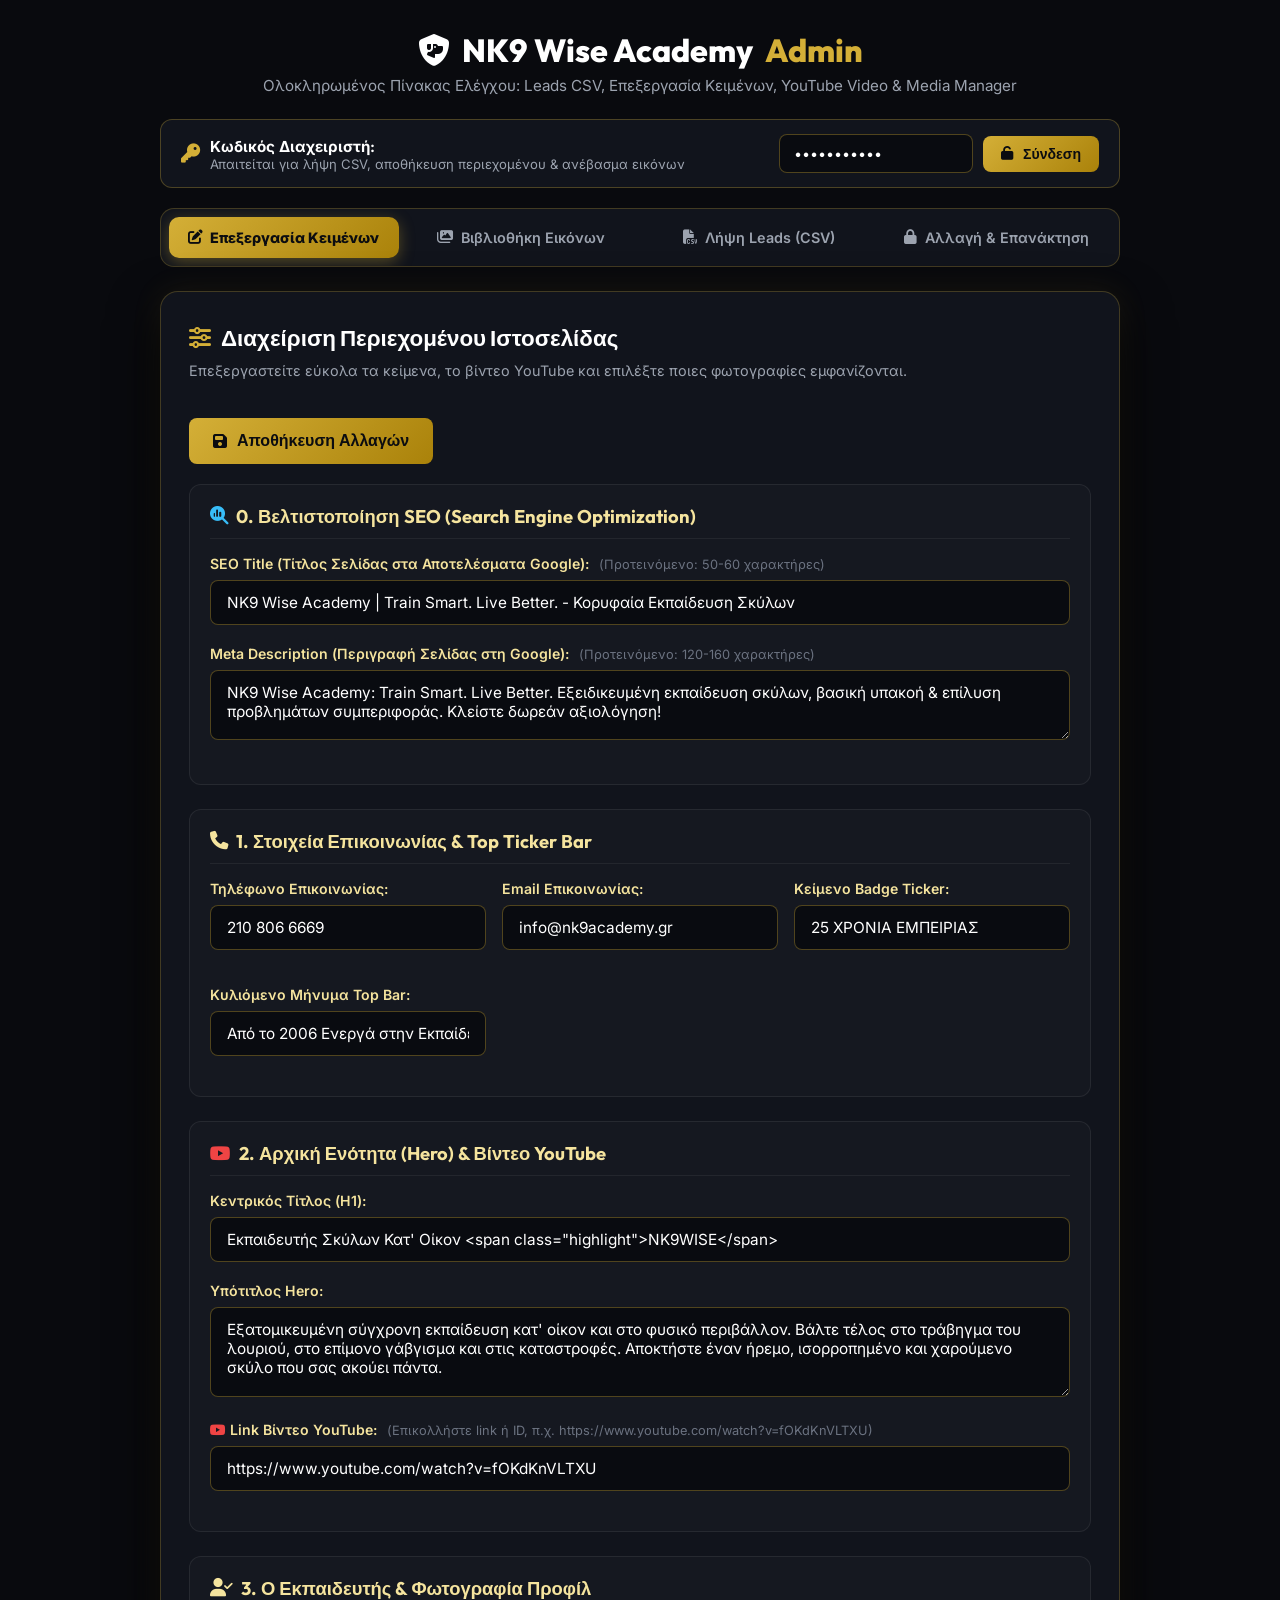
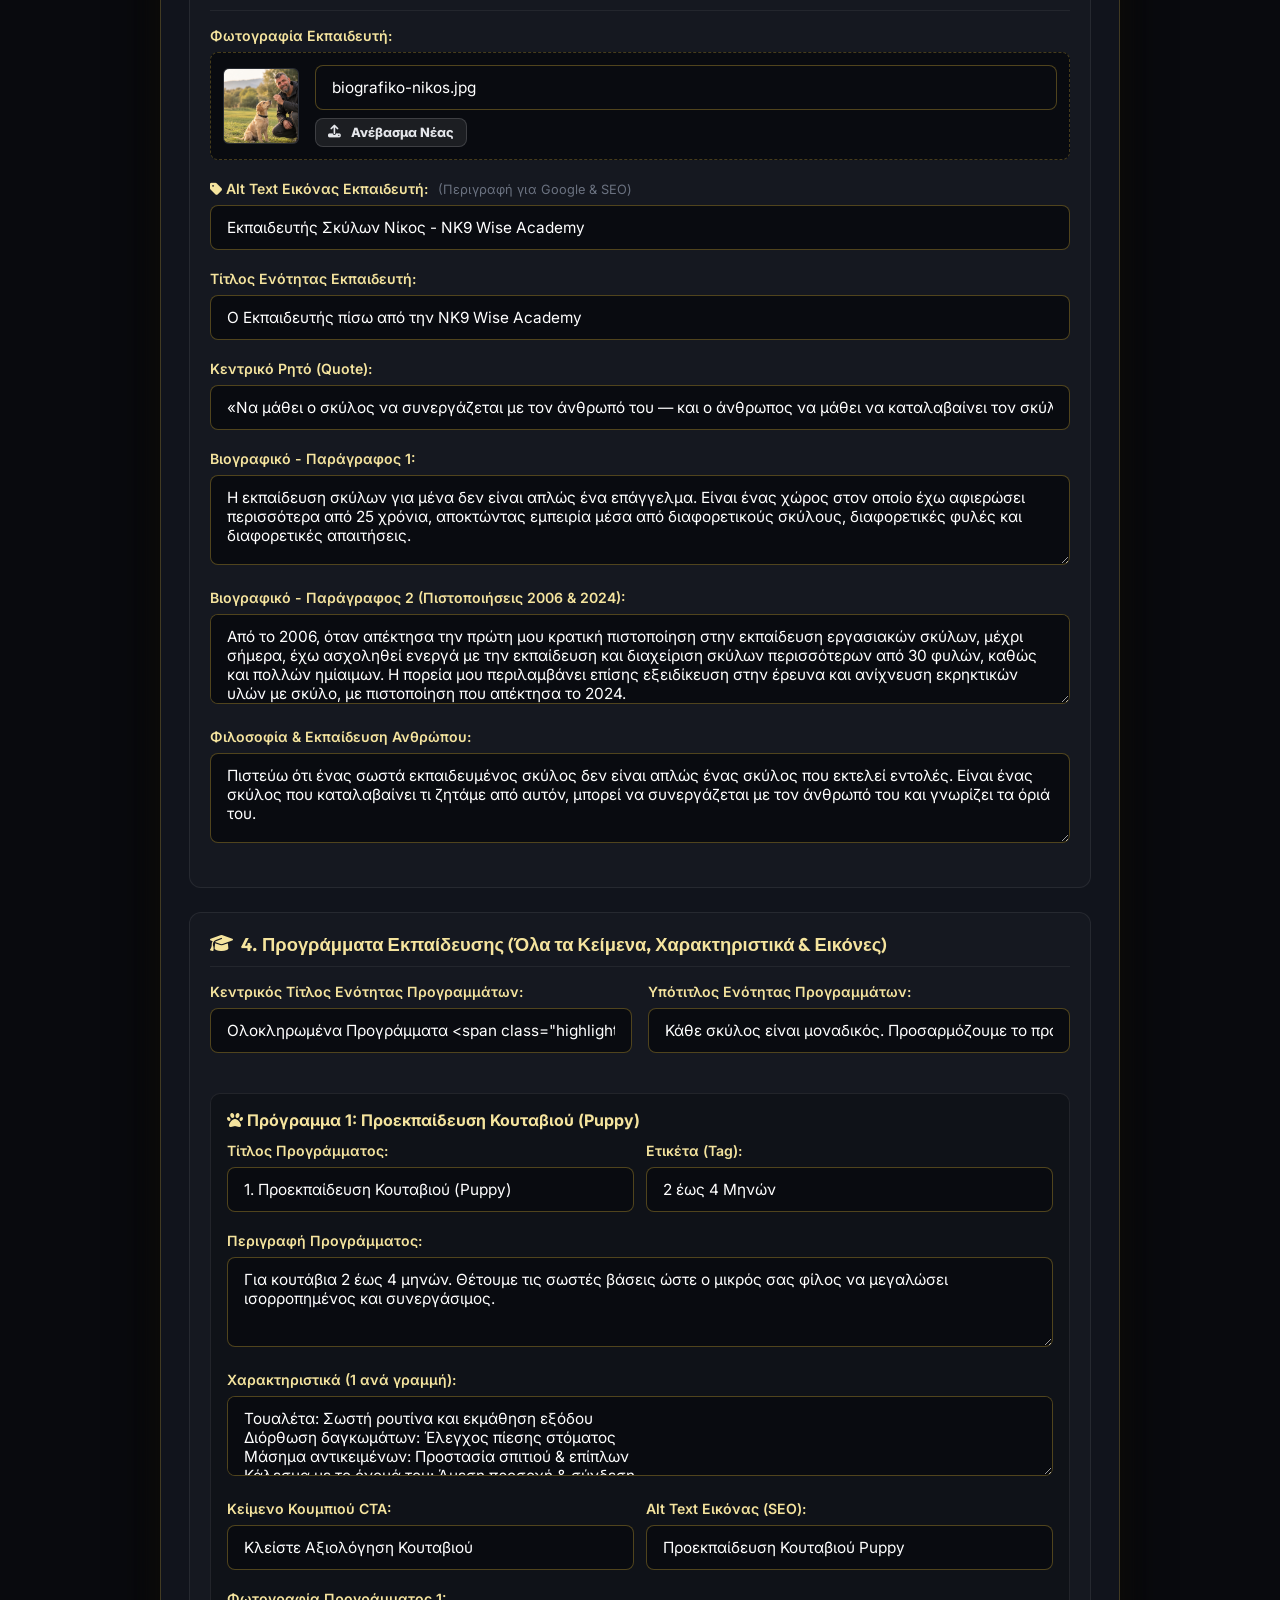
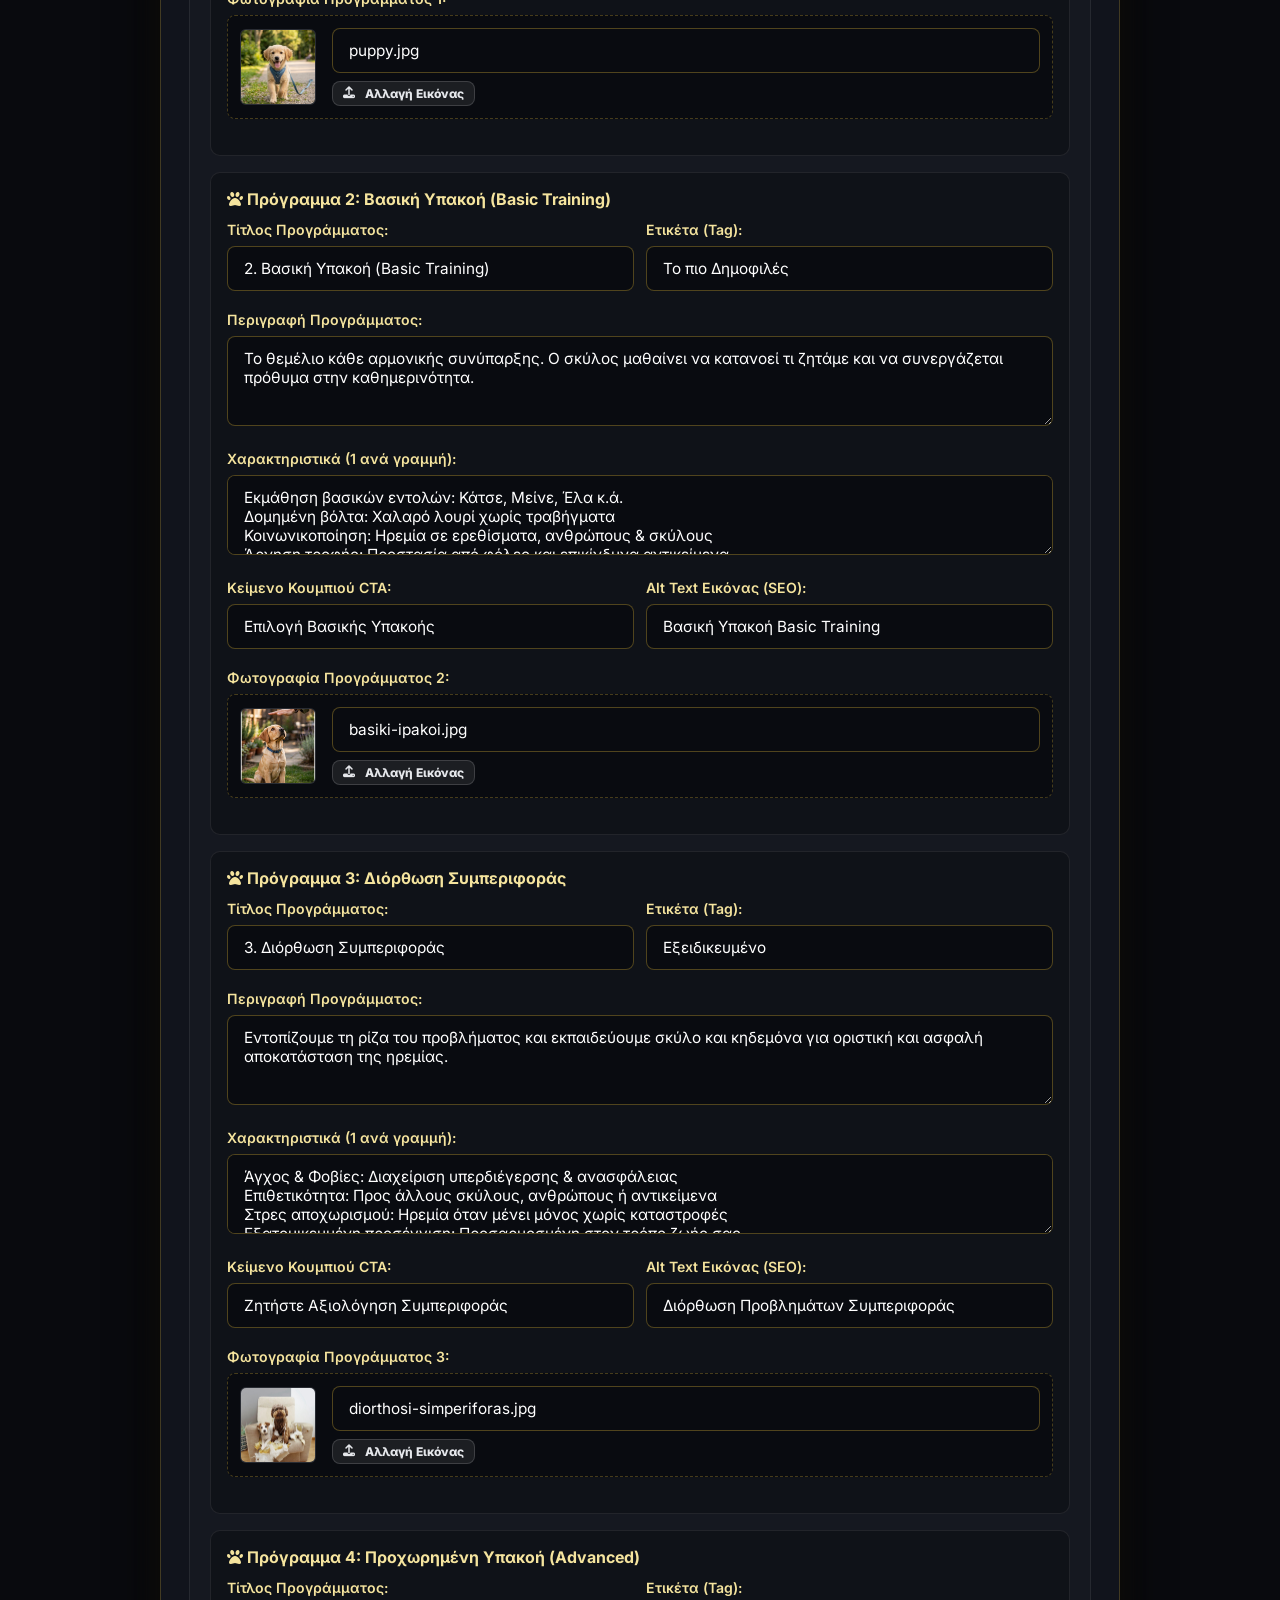
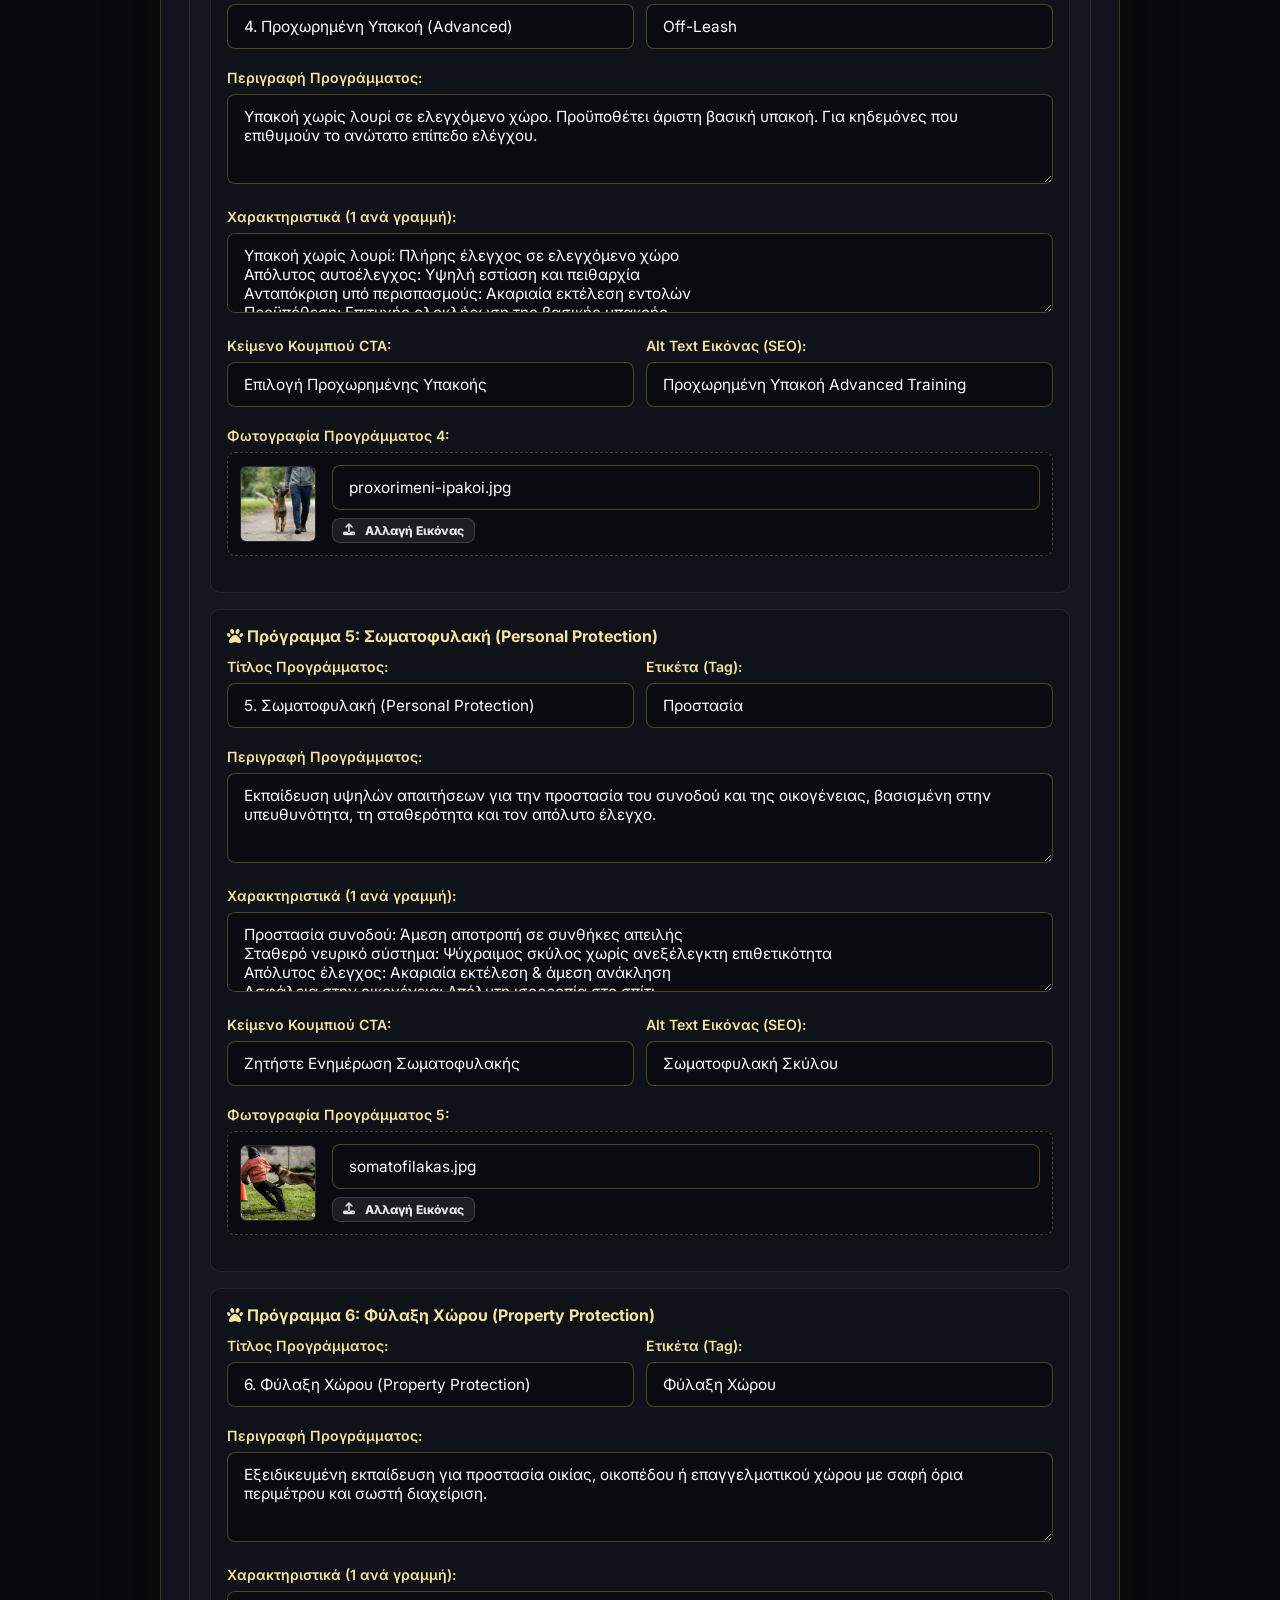
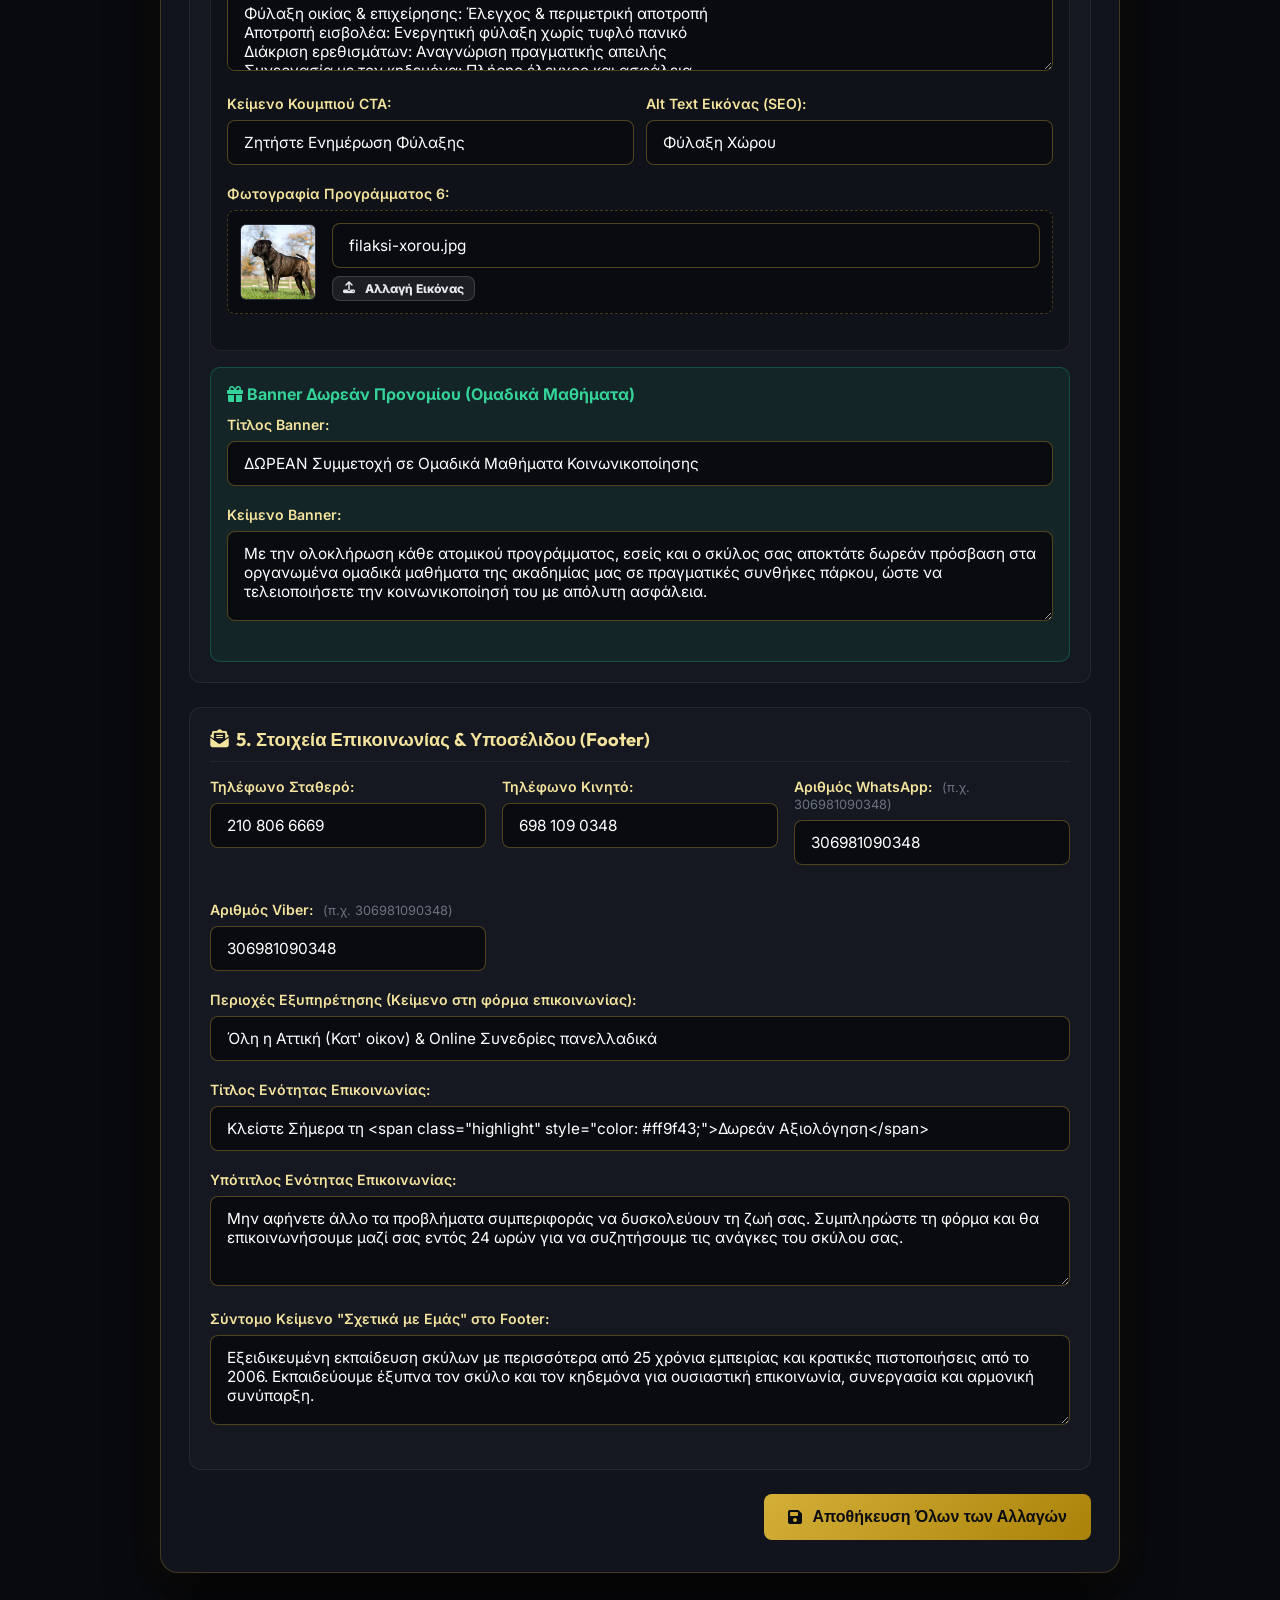
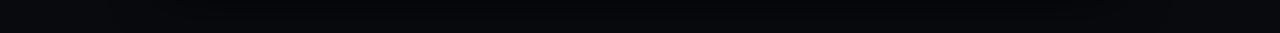
<file: admin-leads.html>
<!DOCTYPE html>
<html lang="el">
<head>
  <meta charset="UTF-8">
  <meta name="viewport" content="width=device-width, initial-scale=1.0">
  <title>Πίνακας Διαχείρισης & CMS | NK9 Wise Academy</title>
  <link rel="preconnect" href="https://fonts.googleapis.com">
  <link rel="preconnect" href="https://fonts.gstatic.com" crossorigin>
  <link href="https://fonts.googleapis.com/css2?family=Inter:wght@400;500;600;700;800&family=Outfit:wght@600;700;800;900&display=swap" rel="stylesheet">
  <link rel="stylesheet" href="https://cdnjs.cloudflare.com/ajax/libs/font-awesome/6.5.1/css/all.min.css">
  <style>
    * { box-sizing: border-box; margin: 0; padding: 0; }
    body {
      background: #090a0e;
      color: #e5e7eb;
      font-family: 'Inter', sans-serif;
      min-height: 100vh;
      display: flex;
      flex-direction: column;
      align-items: center;
      padding: 30px 16px 60px 16px;
    }
    .admin-container {
      max-width: 960px;
      width: 100%;
    }
    .admin-header {
      text-align: center;
      margin-bottom: 24px;
    }
    .admin-header h1 {
      font-family: 'Outfit', sans-serif;
      font-size: 2rem;
      font-weight: 800;
      color: #ffffff;
      display: flex;
      align-items: center;
      justify-content: center;
      gap: 12px;
      margin-bottom: 6px;
    }
    .admin-header h1 span {
      color: #d4af37;
    }
    .admin-header p {
      color: #9ca3af;
      font-size: 0.95rem;
    }

    /* Top Navigation Tabs */
    .admin-nav {
      display: flex;
      gap: 8px;
      background: #11141c;
      padding: 8px;
      border-radius: 14px;
      border: 1px solid rgba(212, 175, 55, 0.25);
      margin-bottom: 24px;
      overflow-x: auto;
    }
    .nav-btn {
      flex: 1;
      min-width: 130px;
      padding: 12px 14px;
      background: transparent;
      border: none;
      color: #9ca3af;
      font-family: 'Inter', sans-serif;
      font-weight: 600;
      font-size: 0.9rem;
      border-radius: 10px;
      cursor: pointer;
      display: flex;
      align-items: center;
      justify-content: center;
      gap: 8px;
      transition: all 0.2s ease;
      white-space: nowrap;
    }
    .nav-btn:hover {
      background: rgba(255, 255, 255, 0.05);
      color: #ffffff;
    }
    .nav-btn.active {
      background: linear-gradient(135deg, #d4af37 0%, #aa820a 100%);
      color: #0b0c10;
      font-weight: 800;
      box-shadow: 0 4px 15px rgba(212, 175, 55, 0.35);
    }

    /* Main Content Card */
    .admin-card {
      background: #11141c;
      border: 1px solid rgba(212, 175, 55, 0.25);
      border-radius: 18px;
      padding: 32px 28px;
      box-shadow: 0 20px 50px rgba(0, 0, 0, 0.85), 0 0 30px rgba(212, 175, 55, 0.1);
      position: relative;
    }

    .section-tab {
      display: none;
    }
    .section-tab.active {
      display: block;
    }

    .tab-title {
      font-family: 'Outfit', sans-serif;
      font-size: 1.4rem;
      font-weight: 700;
      color: #ffffff;
      margin-bottom: 8px;
      display: flex;
      align-items: center;
      gap: 10px;
    }
    .tab-desc {
      color: #9ca3af;
      font-size: 0.9rem;
      margin-bottom: 24px;
      line-height: 1.5;
    }

    .form-group {
      margin-bottom: 20px;
      text-align: left;
    }
    label {
      display: block;
      font-size: 0.88rem;
      font-weight: 600;
      color: #f5e49e;
      margin-bottom: 8px;
    }
    label span.hint {
      color: #6b7280;
      font-weight: 400;
      font-size: 0.8rem;
      margin-left: 6px;
    }
    input[type="text"], input[type="password"], input[type="email"], textarea {
      width: 100%;
      padding: 12px 16px;
      background: #090b10;
      border: 1px solid rgba(212, 175, 55, 0.35);
      border-radius: 8px;
      color: #ffffff;
      font-size: 0.96rem;
      font-family: inherit;
      outline: none;
      transition: all 0.2s ease;
    }
    textarea {
      min-height: 90px;
      resize: vertical;
    }
    input:focus, textarea:focus {
      border-color: #d4af37;
      box-shadow: 0 0 12px rgba(212, 175, 55, 0.35);
    }

    .btn-action {
      display: inline-flex;
      align-items: center;
      justify-content: center;
      gap: 10px;
      padding: 14px 24px;
      background: linear-gradient(135deg, #d4af37 0%, #aa820a 100%);
      color: #0b0c10;
      font-weight: 800;
      font-size: 1rem;
      border: none;
      border-radius: 8px;
      cursor: pointer;
      text-decoration: none;
      transition: all 0.25s ease;
    }
    .btn-action:hover {
      transform: translateY(-2px);
      box-shadow: 0 8px 24px rgba(212, 175, 55, 0.35);
      background: linear-gradient(135deg, #f5e49e 0%, #d4af37 100%);
    }
    .btn-secondary-action {
      background: rgba(255, 255, 255, 0.08);
      color: #e5e7eb;
      border: 1px solid rgba(255, 255, 255, 0.15);
    }
    .btn-secondary-action:hover {
      background: rgba(255, 255, 255, 0.15);
      color: #ffffff;
      box-shadow: none;
    }
    .btn-danger {
      background: rgba(239, 68, 68, 0.2);
      border: 1px solid rgba(239, 68, 68, 0.5);
      color: #f87171;
    }
    .btn-danger:hover {
      background: rgba(239, 68, 68, 0.35);
      color: #ffffff;
    }

    .alert-box {
      padding: 12px 16px;
      border-radius: 8px;
      font-size: 0.9rem;
      margin-bottom: 20px;
      display: none;
      line-height: 1.5;
    }
    .alert-success {
      background: rgba(16, 185, 129, 0.15);
      border: 1px solid rgba(16, 185, 129, 0.4);
      color: #34d399;
    }
    .alert-error {
      background: rgba(239, 68, 68, 0.15);
      border: 1px solid rgba(239, 68, 68, 0.4);
      color: #f87171;
    }

    /* Image Preview & Picker Component */
    .image-picker-wrap {
      display: flex;
      align-items: center;
      gap: 16px;
      background: #090b10;
      padding: 12px;
      border-radius: 8px;
      border: 1px dashed rgba(212, 175, 55, 0.3);
      margin-top: 6px;
    }
    .image-preview-thumb {
      width: 76px;
      height: 76px;
      border-radius: 6px;
      object-fit: cover;
      background: #11141c;
      border: 1px solid rgba(255, 255, 255, 0.1);
      flex-shrink: 0;
    }
    .image-picker-controls {
      flex: 1;
      display: flex;
      flex-direction: column;
      gap: 8px;
    }
    .image-picker-url {
      font-size: 0.82rem;
      color: #9ca3af;
      word-break: break-all;
    }

    /* Media Gallery Grid */
    .media-grid {
      display: grid;
      grid-template-columns: repeat(auto-fill, minmax(180px, 1fr));
      gap: 16px;
      margin-top: 20px;
    }
    .media-card {
      background: #090b10;
      border: 1px solid rgba(255, 255, 255, 0.1);
      border-radius: 10px;
      overflow: hidden;
      display: flex;
      flex-direction: column;
      position: relative;
      transition: all 0.2s ease;
    }
    .media-card:hover {
      border-color: #d4af37;
      transform: translateY(-2px);
    }
    .media-thumb-img {
      width: 100%;
      height: 130px;
      object-fit: cover;
      background: #000;
    }
    .media-info {
      padding: 10px;
      font-size: 0.78rem;
      color: #9ca3af;
      display: flex;
      flex-direction: column;
      gap: 4px;
    }
    .media-name {
      color: #ffffff;
      font-weight: 600;
      white-space: nowrap;
      overflow: hidden;
      text-overflow: ellipsis;
    }
    .media-actions {
      padding: 8px 10px;
      border-top: 1px solid rgba(255, 255, 255, 0.05);
      display: flex;
      justify-content: space-between;
      align-items: center;
      background: rgba(255, 255, 255, 0.02);
    }
    .btn-media-delete {
      background: rgba(239, 68, 68, 0.2);
      border: 1px solid rgba(239, 68, 68, 0.4);
      color: #f87171;
      padding: 4px 8px;
      border-radius: 4px;
      font-size: 0.75rem;
      cursor: pointer;
      display: flex;
      align-items: center;
      gap: 4px;
    }
    .btn-media-delete:hover {
      background: #ef4444;
      color: #fff;
    }
    .btn-media-copy {
      background: rgba(212, 175, 55, 0.15);
      border: 1px solid rgba(212, 175, 55, 0.3);
      color: #f5e49e;
      padding: 4px 8px;
      border-radius: 4px;
      font-size: 0.75rem;
      cursor: pointer;
    }
    .btn-media-copy:hover {
      background: #d4af37;
      color: #000;
    }

    /* Sub-section cards inside Content Editor */
    .sub-section-box {
      background: rgba(255, 255, 255, 0.02);
      border: 1px solid rgba(255, 255, 255, 0.07);
      border-radius: 12px;
      padding: 20px;
      margin-bottom: 24px;
    }
    .sub-section-title {
      font-family: 'Outfit', sans-serif;
      font-size: 1.15rem;
      font-weight: 700;
      color: #f5e49e;
      margin-bottom: 16px;
      display: flex;
      align-items: center;
      gap: 8px;
      border-bottom: 1px solid rgba(255, 255, 255, 0.06);
      padding-bottom: 10px;
    }

    .login-lock-overlay {
      text-align: center;
      padding: 40px 20px;
      max-width: 440px;
      margin: 0 auto;
    }
    .lock-icon {
      font-size: 2.5rem;
      color: #d4af37;
      margin-bottom: 16px;
    }
  </style>
</head>
<body>

  <div class="admin-container">
    <!-- Header -->
    <div class="admin-header">
      <h1><i class="fa-solid fa-shield-dog"></i> NK9 Wise Academy <span>Admin</span></h1>
      <p>Ολοκληρωμένος Πίνακας Ελέγχου: Leads CSV, Επεξεργασία Κειμένων, YouTube Video & Media Manager</p>
    </div>

    <!-- ΕΙΔΟΠΟΙΗΣΗ ΓΙΑ GITHUB ENVIRONMENT -->
    <div id="githubNotice" style="display: none; background: rgba(234, 179, 8, 0.15); border: 1px solid rgba(234, 179, 8, 0.4); border-radius: 10px; padding: 12px 18px; font-size: 0.88rem; color: #fde047; margin-bottom: 20px; text-align: left;">
      <i class="fa-solid fa-circle-info"></i> <strong>Σημείωση:</strong> Βρίσκεστε σε στατικό περιβάλλον (GitHub Pages / Local). Όλες οι δυναμικές λειτουργίες (αποθήκευση, upload εικόνων, CSV, reset) εκτελούνται αυτόματα στον server μόλις ανέβουν στο cPanel.
    </div>

    <!-- GLOBAL ALERT -->
    <div id="globalAlert" class="alert-box"></div>

    <!-- GLOBAL AUTH BAR (Κωδικός Διαχειριστή) -->
    <div style="background: #11141c; border: 1px solid rgba(212, 175, 55, 0.3); border-radius: 12px; padding: 14px 20px; margin-bottom: 20px; display: flex; align-items: center; justify-content: space-between; gap: 16px; flex-wrap: wrap;">
      <div style="display: flex; align-items: center; gap: 10px;">
        <i class="fa-solid fa-key" style="color: #d4af37; font-size: 1.2rem;"></i>
        <div>
          <strong style="color: #ffffff; font-size: 0.95rem;">Κωδικός Διαχειριστή:</strong>
          <span style="font-size: 0.82rem; color: #9ca3af; display: block;">Απαιτείται για λήψη CSV, αποθήκευση περιεχομένου & ανέβασμα εικόνων</span>
        </div>
      </div>
      <div style="display: flex; align-items: center; gap: 10px; flex-grow: 1; max-width: 320px;">
        <input type="password" id="authKey" placeholder="Κωδικός πρόσβασης..." value="nk9wise2026" style="padding: 10px 14px; font-size: 0.9rem;">
        <button type="button" id="btnUnlock" class="btn-action" style="padding: 10px 18px; font-size: 0.88rem; white-space: nowrap;">
          <i class="fa-solid fa-unlock"></i> Σύνδεση
        </button>
      </div>
    </div>

    <!-- Navigation Tabs -->
    <div class="admin-nav">
      <button class="nav-btn active" data-tab="tabContent"><i class="fa-solid fa-pen-to-square"></i> Επεξεργασία Κειμένων</button>
      <button class="nav-btn" data-tab="tabMedia"><i class="fa-solid fa-images"></i> Βιβλιοθήκη Εικόνων</button>
      <button class="nav-btn" data-tab="tabLeads"><i class="fa-solid fa-file-csv"></i> Λήψη Leads (CSV)</button>
      <button class="nav-btn" data-tab="tabPassword"><i class="fa-solid fa-lock"></i> Αλλαγή & Επανάκτηση</button>
    </div>

    <!-- Admin Card -->
    <div class="admin-card">

      <!-- ========================================== -->
      <!-- TAB 1: ΕΠΕΞΕΡΓΑΣΙΑ ΚΕΙΜΕΝΩΝ, VIDEO & ΕΙΚΟΝΩΝ -->
      <!-- ========================================== -->
      <div id="tabContent" class="section-tab active">
        <div style="display: flex; justify-content: space-between; align-items: flex-start; margin-bottom: 20px; flex-wrap: wrap; gap: 12px;">
          <div>
            <h2 class="tab-title"><i class="fa-solid fa-sliders" style="color: #d4af37;"></i> Διαχείριση Περιεχομένου Ιστοσελίδας</h2>
            <p class="tab-desc">Επεξεργαστείτε εύκολα τα κείμενα, το βίντεο YouTube και επιλέξτε ποιες φωτογραφίες εμφανίζονται.</p>
          </div>
          <button type="button" id="btnSaveContentTop" class="btn-action">
            <i class="fa-solid fa-floppy-disk"></i> Αποθήκευση Αλλαγών
          </button>
        </div>

        <form id="contentForm">
          <!-- 0. Ρυθμίσεις SEO & Meta Tags -->
          <div class="sub-section-box">
            <h3 class="sub-section-title"><i class="fa-solid fa-magnifying-glass-chart" style="color: #38bdf8;"></i> 0. Βελτιστοποίηση SEO (Search Engine Optimization)</h3>
            <div class="form-group">
              <label>SEO Title (Τίτλος Σελίδας στα Αποτελέσματα Google): <span class="hint">(Προτεινόμενο: 50-60 χαρακτήρες)</span></label>
              <input type="text" id="cnt_seo_title" value="NK9 Wise Academy | Train Smart. Live Better. - Κορυφαία Εκπαίδευση Σκύλων">
            </div>
            <div class="form-group">
              <label>Meta Description (Περιγραφή Σελίδας στη Google): <span class="hint">(Προτεινόμενο: 120-160 χαρακτήρες)</span></label>
              <textarea id="cnt_seo_desc" style="min-height: 70px;">NK9 Wise Academy: Train Smart. Live Better. Εξειδικευμένη εκπαίδευση σκύλων, βασική υπακοή & επίλυση προβλημάτων συμπεριφοράς. Κλείστε δωρεάν αξιολόγηση!</textarea>
            </div>
          </div>

          <!-- 1. Top Bar & Επικοινωνία -->
          <div class="sub-section-box">
            <h3 class="sub-section-title"><i class="fa-solid fa-phone"></i> 1. Στοιχεία Επικοινωνίας & Top Ticker Bar</h3>
            <div style="display: grid; grid-template-columns: repeat(auto-fit, minmax(260px, 1fr)); gap: 16px;">
              <div class="form-group">
                <label>Τηλέφωνο Επικοινωνίας:</label>
                <input type="text" id="cnt_phone" value="210 806 6669">
              </div>
              <div class="form-group">
                <label>Email Επικοινωνίας:</label>
                <input type="email" id="cnt_email" value="info@nk9academy.gr">
              </div>
              <div class="form-group">
                <label>Κείμενο Badge Ticker:</label>
                <input type="text" id="cnt_top_badge" value="25 ΧΡΟΝΙΑ ΕΜΠΕΙΡΙΑΣ">
              </div>
              <div class="form-group">
                <label>Κυλιόμενο Μήνυμα Top Bar:</label>
                <input type="text" id="cnt_top_text" value="Από το 2006 Ενεργά στην Εκπαίδευση & Διαχείριση Σκύλων">
              </div>
            </div>
          </div>

          <!-- 2. Hero Section & YouTube Video -->
          <div class="sub-section-box">
            <h3 class="sub-section-title"><i class="fa-brands fa-youtube" style="color: #ef4444;"></i> 2. Αρχική Ενότητα (Hero) & Βίντεο YouTube</h3>
            <div class="form-group">
              <label>Κεντρικός Τίτλος (H1):</label>
              <input type="text" id="cnt_hero_title" value="Εκπαιδευτής Σκύλων Κατ' Οίκον NK9WISE">
            </div>
            <div class="form-group">
              <label>Υπότιτλος Hero:</label>
              <textarea id="cnt_hero_subtitle">Εξατομικευμένη σύγχρονη εκπαίδευση κατ' οίκον και στο φυσικό περιβάλλον. Βάλτε τέλος στο τράβηγμα του λουριού, στο επίμονο γάβγισμα και στις καταστροφές. Αποκτήστε έναν ήρεμο, ισορροπημένο και χαρούμενο σκύλο που σας ακούει πάντα.</textarea>
            </div>
            <div class="form-group">
              <label><i class="fa-brands fa-youtube" style="color: #ef4444;"></i> Link Βίντεο YouTube: <span class="hint">(Επικολλήστε link ή ID, π.χ. https://www.youtube.com/watch?v=fOKdKnVLTXU)</span></label>
              <input type="text" id="cnt_hero_yt" value="https://www.youtube.com/watch?v=fOKdKnVLTXU">
            </div>
          </div>

          <!-- 3. Ο Εκπαιδευτής (Βιογραφικό & Εικόνα) -->
          <div class="sub-section-box">
            <h3 class="sub-section-title"><i class="fa-solid fa-user-check"></i> 3. Ο Εκπαιδευτής & Φωτογραφία Προφίλ</h3>
            <div class="form-group">
              <label>Φωτογραφία Εκπαιδευτή:</label>
              <div class="image-picker-wrap">
                <img id="prev_trainer_img" src="biografiko-nikos.jpg" class="image-preview-thumb" alt="Preview">
                <div class="image-picker-controls">
                  <input type="text" id="cnt_trainer_img" value="biografiko-nikos.jpg" placeholder="Διαδρομή εικόνας ή επιλέξτε νέα..." onchange="document.getElementById('prev_trainer_img').src=this.value;">
                  <div style="display: flex; gap: 8px;">
                    <label class="btn-action btn-secondary-action" style="padding: 6px 12px; font-size: 0.8rem; cursor: pointer; margin-bottom: 0;">
                      <i class="fa-solid fa-upload"></i> Ανέβασμα Νέας
                      <input type="file" accept="image/*" style="display: none;" onchange="uploadSingleImage(this, 'cnt_trainer_img', 'prev_trainer_img');">
                    </label>
                  </div>
                </div>
              </div>
            </div>
            <div class="form-group">
              <label><i class="fa-solid fa-tag"></i> Alt Text Εικόνας Εκπαιδευτή: <span class="hint">(Περιγραφή για Google & SEO)</span></label>
              <input type="text" id="cnt_trainer_alt" value="Εκπαιδευτής Σκύλων NK9 Wise Academy">
            </div>
            <div class="form-group">
              <label>Τίτλος Ενότητας Εκπαιδευτή:</label>
              <input type="text" id="cnt_trainer_title" value="Ο Εκπαιδευτής πίσω από την NK9 Wise Academy">
            </div>
            <div class="form-group">
              <label>Κεντρικό Ρητό (Quote):</label>
              <input type="text" id="cnt_trainer_quote" value="«Να μάθει ο σκύλος να συνεργάζεται με τον άνθρωπό του — και ο άνθρωπος να μάθει να καταλαβαίνει τον σκύλο του.»">
            </div>
            <div class="form-group">
              <label>Βιογραφικό - Παράγραφος 1:</label>
              <textarea id="cnt_trainer_bio1">Η εκπαίδευση σκύλων για μένα δεν είναι απλώς ένα επάγγελμα. Είναι ένας χώρος στον οποίο έχω αφιερώσει περισσότερα από 25 χρόνια, αποκτώντας εμπειρία μέσα από διαφορετικούς σκύλους, διαφορετικές φυλές και διαφορετικές απαιτήσεις.</textarea>
            </div>
            <div class="form-group">
              <label>Βιογραφικό - Παράγραφος 2 (Πιστοποιήσεις 2006 & 2024):</label>
              <textarea id="cnt_trainer_bio2">Από το 2006, όταν απέκτησα την πρώτη μου κρατική πιστοποίηση στην εκπαίδευση εργασιακών σκύλων, μέχρι σήμερα, έχω ασχοληθεί ενεργά με την εκπαίδευση και διαχείριση σκύλων περισσότερων από 30 φυλών, καθώς και πολλών ημίαιμων. Η πορεία μου περιλαμβάνει επίσης εξειδίκευση στην έρευνα και ανίχνευση εκρηκτικών υλών με σκύλο, με πιστοποίηση που απέκτησα το 2024.</textarea>
            </div>
            <div class="form-group">
              <label>Φιλοσοφία & Εκπαίδευση Ανθρώπου:</label>
              <textarea id="cnt_trainer_phil">Πιστεύω ότι ένας σωστά εκπαιδευμένος σκύλος δεν είναι απλώς ένας σκύλος που εκτελεί εντολές. Είναι ένας σκύλος που καταλαβαίνει τι ζητάμε από αυτόν, μπορεί να συνεργάζεται με τον άνθρωπό του και γνωρίζει τα όριά του.</textarea>
            </div>
          </div>

          <!-- 4. Προγράμματα Εκπαίδευσης (Κείμενα, Χαρακτηριστικά, Φωτογραφίες & Alt Text) -->
          <div class="sub-section-box">
            <h3 class="sub-section-title"><i class="fa-solid fa-graduation-cap"></i> 4. Προγράμματα Εκπαίδευσης (Όλα τα Κείμενα, Χαρακτηριστικά & Εικόνες)</h3>
            
            <div style="display: grid; grid-template-columns: repeat(auto-fit, minmax(280px, 1fr)); gap: 16px; margin-bottom: 20px;">
              <div class="form-group">
                <label>Κεντρικός Τίτλος Ενότητας Προγραμμάτων:</label>
                <input type="text" id="cnt_prog_header_title" value="Ολοκληρωμένα Προγράμματα <span class=&quot;highlight&quot;>Εκπαίδευσης Σκύλων</span>">
              </div>
              <div class="form-group">
                <label>Υπότιτλος Ενότητας Προγραμμάτων:</label>
                <input type="text" id="cnt_prog_header_desc" value="Κάθε σκύλος είναι μοναδικός. Προσαρμόζουμε το πρόγραμμα στον συγκεκριμένο σκύλο, στον άνθρωπό του και στον τρόπο ζωής τους.">
              </div>
            </div>

            <!-- Program 1 -->
            <div style="background: rgba(0,0,0,0.25); border: 1px solid rgba(255,255,255,0.08); border-radius: 10px; padding: 16px; margin-bottom: 16px;">
              <h4 style="color: #f5e49e; margin-bottom: 12px; font-size: 1rem;"><i class="fa-solid fa-paw"></i> Πρόγραμμα 1: Προεκπαίδευση Κουταβιού (Puppy)</h4>
              <div style="display: grid; grid-template-columns: repeat(auto-fit, minmax(240px, 1fr)); gap: 12px;">
                <div class="form-group">
                  <label>Τίτλος Προγράμματος:</label>
                  <input type="text" id="cnt_prog1_title" value="1. Προεκπαίδευση Κουταβιού (Puppy)">
                </div>
                <div class="form-group">
                  <label>Ετικέτα (Tag):</label>
                  <input type="text" id="cnt_prog1_tag" value="2 έως 4 Μηνών">
                </div>
              </div>
              <div class="form-group">
                <label>Περιγραφή Προγράμματος:</label>
                <textarea id="cnt_prog1_desc">Για κουτάβια 2 έως 4 μηνών. Θέτουμε τις σωστές βάσεις ώστε ο μικρός σας φίλος να μεγαλώσει ισορροπημένος και συνεργάσιμος.</textarea>
              </div>
              <div class="form-group">
                <label>Χαρακτηριστικά (1 ανά γραμμή):</label>
                <textarea id="cnt_prog1_features" style="min-height: 80px;">Τουαλέτα: Σωστή ρουτίνα και εκμάθηση εξόδου&#10;Διόρθωση δαγκωμάτων: Έλεγχος πίεσης στόματος&#10;Μάσημα αντικειμένων: Προστασία σπιτιού & επίπλων&#10;Κάλεσμα με το όνομά του: Άμεση προσοχή & σύνδεση</textarea>
              </div>
              <div style="display: grid; grid-template-columns: repeat(auto-fit, minmax(240px, 1fr)); gap: 12px;">
                <div class="form-group">
                  <label>Κείμενο Κουμπιού CTA:</label>
                  <input type="text" id="cnt_prog1_btn" value="Κλείστε Αξιολόγηση Κουταβιού">
                </div>
                <div class="form-group">
                  <label>Alt Text Εικόνας (SEO):</label>
                  <input type="text" id="cnt_prog1_alt" value="Προεκπαίδευση Κουταβιού Puppy">
                </div>
              </div>
              <div class="form-group">
                <label>Φωτογραφία Προγράμματος 1:</label>
                <div class="image-picker-wrap">
                  <img id="prev_prog1" src="puppy.jpg" class="image-preview-thumb">
                  <div class="image-picker-controls">
                    <input type="text" id="cnt_prog1_img" value="puppy.jpg" onchange="document.getElementById('prev_prog1').src=this.value;">
                    <label class="btn-action btn-secondary-action" style="padding: 4px 10px; font-size: 0.75rem; cursor: pointer; align-self: flex-start; margin: 0;">
                      <i class="fa-solid fa-upload"></i> Αλλαγή Εικόνας
                      <input type="file" accept="image/*" style="display: none;" onchange="uploadSingleImage(this, 'cnt_prog1_img', 'prev_prog1');">
                    </label>
                  </div>
                </div>
              </div>
            </div>

            <!-- Program 2 -->
            <div style="background: rgba(0,0,0,0.25); border: 1px solid rgba(255,255,255,0.08); border-radius: 10px; padding: 16px; margin-bottom: 16px;">
              <h4 style="color: #f5e49e; margin-bottom: 12px; font-size: 1rem;"><i class="fa-solid fa-paw"></i> Πρόγραμμα 2: Βασική Υπακοή (Basic Training)</h4>
              <div style="display: grid; grid-template-columns: repeat(auto-fit, minmax(240px, 1fr)); gap: 12px;">
                <div class="form-group">
                  <label>Τίτλος Προγράμματος:</label>
                  <input type="text" id="cnt_prog2_title" value="2. Βασική Υπακοή (Basic Training)">
                </div>
                <div class="form-group">
                  <label>Ετικέτα (Tag):</label>
                  <input type="text" id="cnt_prog2_tag" value="Το πιο Δημοφιλές">
                </div>
              </div>
              <div class="form-group">
                <label>Περιγραφή Προγράμματος:</label>
                <textarea id="cnt_prog2_desc">Το θεμέλιο κάθε αρμονικής συνύπαρξης. Ο σκύλος μαθαίνει να κατανοεί τι ζητάμε και να συνεργάζεται πρόθυμα στην καθημερινότητα.</textarea>
              </div>
              <div class="form-group">
                <label>Χαρακτηριστικά (1 ανά γραμμή):</label>
                <textarea id="cnt_prog2_features" style="min-height: 80px;">Εκμάθηση βασικών εντολών: Κάτσε, Μείνε, Έλα κ.ά.&#10;Δομημένη βόλτα: Χαλαρό λουρί χωρίς τραβήγματα&#10;Κοινωνικοποίηση: Ηρεμία σε ερεθίσματα, ανθρώπους & σκύλους&#10;Άρνηση τροφής: Προστασία από φόλες και επικίνδυνα αντικείμενα</textarea>
              </div>
              <div style="display: grid; grid-template-columns: repeat(auto-fit, minmax(240px, 1fr)); gap: 12px;">
                <div class="form-group">
                  <label>Κείμενο Κουμπιού CTA:</label>
                  <input type="text" id="cnt_prog2_btn" value="Επιλογή Βασικής Υπακοής">
                </div>
                <div class="form-group">
                  <label>Alt Text Εικόνας (SEO):</label>
                  <input type="text" id="cnt_prog2_alt" value="Βασική Υπακοή Basic Training">
                </div>
              </div>
              <div class="form-group">
                <label>Φωτογραφία Προγράμματος 2:</label>
                <div class="image-picker-wrap">
                  <img id="prev_prog2" src="basiki-ipakoi.jpg" class="image-preview-thumb">
                  <div class="image-picker-controls">
                    <input type="text" id="cnt_prog2_img" value="basiki-ipakoi.jpg" onchange="document.getElementById('prev_prog2').src=this.value;">
                    <label class="btn-action btn-secondary-action" style="padding: 4px 10px; font-size: 0.75rem; cursor: pointer; align-self: flex-start; margin: 0;">
                      <i class="fa-solid fa-upload"></i> Αλλαγή Εικόνας
                      <input type="file" accept="image/*" style="display: none;" onchange="uploadSingleImage(this, 'cnt_prog2_img', 'prev_prog2');">
                    </label>
                  </div>
                </div>
              </div>
            </div>

            <!-- Program 3 -->
            <div style="background: rgba(0,0,0,0.25); border: 1px solid rgba(255,255,255,0.08); border-radius: 10px; padding: 16px; margin-bottom: 16px;">
              <h4 style="color: #f5e49e; margin-bottom: 12px; font-size: 1rem;"><i class="fa-solid fa-paw"></i> Πρόγραμμα 3: Διόρθωση Συμπεριφοράς</h4>
              <div style="display: grid; grid-template-columns: repeat(auto-fit, minmax(240px, 1fr)); gap: 12px;">
                <div class="form-group">
                  <label>Τίτλος Προγράμματος:</label>
                  <input type="text" id="cnt_prog3_title" value="3. Διόρθωση Συμπεριφοράς">
                </div>
                <div class="form-group">
                  <label>Ετικέτα (Tag):</label>
                  <input type="text" id="cnt_prog3_tag" value="Εξειδικευμένο">
                </div>
              </div>
              <div class="form-group">
                <label>Περιγραφή Προγράμματος:</label>
                <textarea id="cnt_prog3_desc">Εντοπίζουμε τη ρίζα του προβλήματος και εκπαιδεύουμε σκύλο και κηδεμόνα για οριστική και ασφαλή αποκατάσταση της ηρεμίας.</textarea>
              </div>
              <div class="form-group">
                <label>Χαρακτηριστικά (1 ανά γραμμή):</label>
                <textarea id="cnt_prog3_features" style="min-height: 80px;">Άγχος & Φοβίες: Διαχείριση υπερδιέγερσης & ανασφάλειας&#10;Επιθετικότητα: Προς άλλους σκύλους, ανθρώπους ή αντικείμενα&#10;Στρες αποχωρισμού: Ηρεμία όταν μένει μόνος χωρίς καταστροφές&#10;Εξατομικευμένη προσέγγιση: Προσαρμοσμένη στον τρόπο ζωής σας</textarea>
              </div>
              <div style="display: grid; grid-template-columns: repeat(auto-fit, minmax(240px, 1fr)); gap: 12px;">
                <div class="form-group">
                  <label>Κείμενο Κουμπιού CTA:</label>
                  <input type="text" id="cnt_prog3_btn" value="Ζητήστε Αξιολόγηση Συμπεριφοράς">
                </div>
                <div class="form-group">
                  <label>Alt Text Εικόνας (SEO):</label>
                  <input type="text" id="cnt_prog3_alt" value="Διόρθωση Προβλημάτων Συμπεριφοράς">
                </div>
              </div>
              <div class="form-group">
                <label>Φωτογραφία Προγράμματος 3:</label>
                <div class="image-picker-wrap">
                  <img id="prev_prog3" src="diorthosi-simperiforas.jpg" class="image-preview-thumb">
                  <div class="image-picker-controls">
                    <input type="text" id="cnt_prog3_img" value="diorthosi-simperiforas.jpg" onchange="document.getElementById('prev_prog3').src=this.value;">
                    <label class="btn-action btn-secondary-action" style="padding: 4px 10px; font-size: 0.75rem; cursor: pointer; align-self: flex-start; margin: 0;">
                      <i class="fa-solid fa-upload"></i> Αλλαγή Εικόνας
                      <input type="file" accept="image/*" style="display: none;" onchange="uploadSingleImage(this, 'cnt_prog3_img', 'prev_prog3');">
                    </label>
                  </div>
                </div>
              </div>
            </div>

            <!-- Program 4 -->
            <div style="background: rgba(0,0,0,0.25); border: 1px solid rgba(255,255,255,0.08); border-radius: 10px; padding: 16px; margin-bottom: 16px;">
              <h4 style="color: #f5e49e; margin-bottom: 12px; font-size: 1rem;"><i class="fa-solid fa-paw"></i> Πρόγραμμα 4: Προχωρημένη Υπακοή (Advanced)</h4>
              <div style="display: grid; grid-template-columns: repeat(auto-fit, minmax(240px, 1fr)); gap: 12px;">
                <div class="form-group">
                  <label>Τίτλος Προγράμματος:</label>
                  <input type="text" id="cnt_prog4_title" value="4. Προχωρημένη Υπακοή (Advanced)">
                </div>
                <div class="form-group">
                  <label>Ετικέτα (Tag):</label>
                  <input type="text" id="cnt_prog4_tag" value="Off-Leash">
                </div>
              </div>
              <div class="form-group">
                <label>Περιγραφή Προγράμματος:</label>
                <textarea id="cnt_prog4_desc">Υπακοή χωρίς λουρί σε ελεγχόμενο χώρο. Προϋποθέτει άριστη βασική υπακοή. Για κηδεμόνες που επιθυμούν το ανώτατο επίπεδο ελέγχου.</textarea>
              </div>
              <div class="form-group">
                <label>Χαρακτηριστικά (1 ανά γραμμή):</label>
                <textarea id="cnt_prog4_features" style="min-height: 80px;">Υπακοή χωρίς λουρί: Πλήρης έλεγχος σε ελεγχόμενο χώρο&#10;Απόλυτος αυτοέλεγχος: Υψηλή εστίαση και πειθαρχία&#10;Ανταπόκριση υπό περισπασμούς: Ακαριαία εκτέλεση εντολών&#10;Προϋπόθεση: Επιτυχής ολοκλήρωση της βασικής υπακοής</textarea>
              </div>
              <div style="display: grid; grid-template-columns: repeat(auto-fit, minmax(240px, 1fr)); gap: 12px;">
                <div class="form-group">
                  <label>Κείμενο Κουμπιού CTA:</label>
                  <input type="text" id="cnt_prog4_btn" value="Επιλογή Προχωρημένης Υπακοής">
                </div>
                <div class="form-group">
                  <label>Alt Text Εικόνας (SEO):</label>
                  <input type="text" id="cnt_prog4_alt" value="Προχωρημένη Υπακοή Advanced Training">
                </div>
              </div>
              <div class="form-group">
                <label>Φωτογραφία Προγράμματος 4:</label>
                <div class="image-picker-wrap">
                  <img id="prev_prog4" src="proxorimeni-ipakoi.jpg" class="image-preview-thumb">
                  <div class="image-picker-controls">
                    <input type="text" id="cnt_prog4_img" value="proxorimeni-ipakoi.jpg" onchange="document.getElementById('prev_prog4').src=this.value;">
                    <label class="btn-action btn-secondary-action" style="padding: 4px 10px; font-size: 0.75rem; cursor: pointer; align-self: flex-start; margin: 0;">
                      <i class="fa-solid fa-upload"></i> Αλλαγή Εικόνας
                      <input type="file" accept="image/*" style="display: none;" onchange="uploadSingleImage(this, 'cnt_prog4_img', 'prev_prog4');">
                    </label>
                  </div>
                </div>
              </div>
            </div>

            <!-- Program 5 -->
            <div style="background: rgba(0,0,0,0.25); border: 1px solid rgba(255,255,255,0.08); border-radius: 10px; padding: 16px; margin-bottom: 16px;">
              <h4 style="color: #f5e49e; margin-bottom: 12px; font-size: 1rem;"><i class="fa-solid fa-paw"></i> Πρόγραμμα 5: Σωματοφυλακή (Personal Protection)</h4>
              <div style="display: grid; grid-template-columns: repeat(auto-fit, minmax(240px, 1fr)); gap: 12px;">
                <div class="form-group">
                  <label>Τίτλος Προγράμματος:</label>
                  <input type="text" id="cnt_prog5_title" value="5. Σωματοφυλακή (Personal Protection)">
                </div>
                <div class="form-group">
                  <label>Ετικέτα (Tag):</label>
                  <input type="text" id="cnt_prog5_tag" value="Προστασία">
                </div>
              </div>
              <div class="form-group">
                <label>Περιγραφή Προγράμματος:</label>
                <textarea id="cnt_prog5_desc">Εκπαίδευση υψηλών απαιτήσεων για την προστασία του συνοδού και της οικογένειας, βασισμένη στην υπευθυνότητα, τη σταθερότητα και τον απόλυτο έλεγχο.</textarea>
              </div>
              <div class="form-group">
                <label>Χαρακτηριστικά (1 ανά γραμμή):</label>
                <textarea id="cnt_prog5_features" style="min-height: 80px;">Προστασία συνοδού: Άμεση αποτροπή σε συνθήκες απειλής&#10;Σταθερό νευρικό σύστημα: Ψύχραιμος σκύλος χωρίς ανεξέλεγκτη επιθετικότητα&#10;Απόλυτος έλεγχος: Ακαριαία εκτέλεση & άμεση ανάκληση&#10;Ασφάλεια στην οικογένεια: Απόλυτη ισορροπία στο σπίτι</textarea>
              </div>
              <div style="display: grid; grid-template-columns: repeat(auto-fit, minmax(240px, 1fr)); gap: 12px;">
                <div class="form-group">
                  <label>Κείμενο Κουμπιού CTA:</label>
                  <input type="text" id="cnt_prog5_btn" value="Ζητήστε Ενημέρωση Σωματοφυλακής">
                </div>
                <div class="form-group">
                  <label>Alt Text Εικόνας (SEO):</label>
                  <input type="text" id="cnt_prog5_alt" value="Σωματοφυλακή Σκύλου">
                </div>
              </div>
              <div class="form-group">
                <label>Φωτογραφία Προγράμματος 5:</label>
                <div class="image-picker-wrap">
                  <img id="prev_prog5" src="somatofilakas.jpg" class="image-preview-thumb">
                  <div class="image-picker-controls">
                    <input type="text" id="cnt_prog5_img" value="somatofilakas.jpg" onchange="document.getElementById('prev_prog5').src=this.value;">
                    <label class="btn-action btn-secondary-action" style="padding: 4px 10px; font-size: 0.75rem; cursor: pointer; align-self: flex-start; margin: 0;">
                      <i class="fa-solid fa-upload"></i> Αλλαγή Εικόνας
                      <input type="file" accept="image/*" style="display: none;" onchange="uploadSingleImage(this, 'cnt_prog5_img', 'prev_prog5');">
                    </label>
                  </div>
                </div>
              </div>
            </div>

            <!-- Program 6 -->
            <div style="background: rgba(0,0,0,0.25); border: 1px solid rgba(255,255,255,0.08); border-radius: 10px; padding: 16px; margin-bottom: 16px;">
              <h4 style="color: #f5e49e; margin-bottom: 12px; font-size: 1rem;"><i class="fa-solid fa-paw"></i> Πρόγραμμα 6: Φύλαξη Χώρου (Property Protection)</h4>
              <div style="display: grid; grid-template-columns: repeat(auto-fit, minmax(240px, 1fr)); gap: 12px;">
                <div class="form-group">
                  <label>Τίτλος Προγράμματος:</label>
                  <input type="text" id="cnt_prog6_title" value="6. Φύλαξη Χώρου (Property Protection)">
                </div>
                <div class="form-group">
                  <label>Ετικέτα (Tag):</label>
                  <input type="text" id="cnt_prog6_tag" value="Φύλαξη Χώρου">
                </div>
              </div>
              <div class="form-group">
                <label>Περιγραφή Προγράμματος:</label>
                <textarea id="cnt_prog6_desc">Εξειδικευμένη εκπαίδευση για προστασία οικίας, οικοπέδου ή επαγγελματικού χώρου με σαφή όρια περιμέτρου και σωστή διαχείριση.</textarea>
              </div>
              <div class="form-group">
                <label>Χαρακτηριστικά (1 ανά γραμμή):</label>
                <textarea id="cnt_prog6_features" style="min-height: 80px;">Φύλαξη οικίας & επιχείρησης: Έλεγχος & περιμετρική αποτροπή&#10;Αποτροπή εισβολέα: Ενεργητική φύλαξη χωρίς τυφλό πανικό&#10;Διάκριση ερεθισμάτων: Αναγνώριση πραγματικής απειλής&#10;Συνεργασία με τον κηδεμόνα: Πλήρης έλεγχος και ασφάλεια</textarea>
              </div>
              <div style="display: grid; grid-template-columns: repeat(auto-fit, minmax(240px, 1fr)); gap: 12px;">
                <div class="form-group">
                  <label>Κείμενο Κουμπιού CTA:</label>
                  <input type="text" id="cnt_prog6_btn" value="Ζητήστε Ενημέρωση Φύλαξης">
                </div>
                <div class="form-group">
                  <label>Alt Text Εικόνας (SEO):</label>
                  <input type="text" id="cnt_prog6_alt" value="Φύλαξη Χώρου">
                </div>
              </div>
              <div class="form-group">
                <label>Φωτογραφία Προγράμματος 6:</label>
                <div class="image-picker-wrap">
                  <img id="prev_prog6" src="filaksi-xorou.jpg" class="image-preview-thumb">
                  <div class="image-picker-controls">
                    <input type="text" id="cnt_prog6_img" value="filaksi-xorou.jpg" onchange="document.getElementById('prev_prog6').src=this.value;">
                    <label class="btn-action btn-secondary-action" style="padding: 4px 10px; font-size: 0.75rem; cursor: pointer; align-self: flex-start; margin: 0;">
                      <i class="fa-solid fa-upload"></i> Αλλαγή Εικόνας
                      <input type="file" accept="image/*" style="display: none;" onchange="uploadSingleImage(this, 'cnt_prog6_img', 'prev_prog6');">
                    </label>
                  </div>
                </div>
              </div>
            </div>

            <!-- Free Bonus Socialization Box -->
            <div style="background: rgba(16, 185, 129, 0.08); border: 1px solid rgba(16, 185, 129, 0.3); border-radius: 10px; padding: 16px;">
              <h4 style="color: #34d399; margin-bottom: 12px; font-size: 1rem;"><i class="fa-solid fa-gift"></i> Banner Δωρεάν Προνομίου (Ομαδικά Μαθήματα)</h4>
              <div class="form-group">
                <label>Τίτλος Banner:</label>
                <input type="text" id="cnt_bonus_title" value="ΔΩΡΕΑΝ Συμμετοχή σε Ομαδικά Μαθήματα Κοινωνικοποίησης">
              </div>
              <div class="form-group">
                <label>Κείμενο Banner:</label>
                <textarea id="cnt_bonus_desc">Με την ολοκλήρωση κάθε ατομικού προγράμματος, εσείς και ο σκύλος σας αποκτάτε δωρεάν πρόσβαση στα οργανωμένα ομαδικά μαθήματα της ακαδημίας μας σε πραγματικές συνθήκες πάρκου, ώστε να τελειοποιήσετε την κοινωνικοποίησή του με απόλυτη ασφάλεια.</textarea>
              </div>
            </div>

          </div>

          <!-- 5. Στοιχεία Επικοινωνίας & Φόρμας -->
          <div class="sub-section-box">
            <h3 class="sub-section-title"><i class="fa-solid fa-envelope-open-text"></i> 5. Στοιχεία Επικοινωνίας & Υποσέλιδου (Footer)</h3>
            <div style="display: grid; grid-template-columns: repeat(auto-fit, minmax(260px, 1fr)); gap: 16px;">
              <div class="form-group">
                <label>Τηλέφωνο Σταθερό:</label>
                <input type="text" id="cnt_contact_phone" value="210 806 6669">
              </div>
              <div class="form-group">
                <label>Τηλέφωνο Κινητό:</label>
                <input type="text" id="cnt_contact_mobile" value="698 109 0348">
              </div>
              <div class="form-group">
                <label>Αριθμός WhatsApp: <span class="hint">(π.χ. 306981090348)</span></label>
                <input type="text" id="cnt_contact_wa" value="306981090348">
              </div>
              <div class="form-group">
                <label>Αριθμός Viber: <span class="hint">(π.χ. 306981090348)</span></label>
                <input type="text" id="cnt_contact_viber" value="306981090348">
              </div>
            </div>
            <div class="form-group">
              <label>Περιοχές Εξυπηρέτησης (Κείμενο στη φόρμα επικοινωνίας):</label>
              <input type="text" id="cnt_contact_area" value="Όλη η Αττική (Κατ' οίκον) & Online Συνεδρίες πανελλαδικά">
            </div>
            <div class="form-group">
              <label>Τίτλος Ενότητας Επικοινωνίας:</label>
              <input type="text" id="cnt_contact_title" value="Κλείστε Σήμερα τη <span class=&quot;highlight&quot; style=&quot;color: #ff9f43;&quot;>Δωρεάν Αξιολόγηση</span>">
            </div>
            <div class="form-group">
              <label>Υπότιτλος Ενότητας Επικοινωνίας:</label>
              <textarea id="cnt_contact_desc">Μην αφήνετε άλλο τα προβλήματα συμπεριφοράς να δυσκολεύουν τη ζωή σας. Συμπληρώστε τη φόρμα και θα επικοινωνήσουμε μαζί σας εντός 24 ωρών για να συζητήσουμε τις ανάγκες του σκύλου σας.</textarea>
            </div>
            <div class="form-group">
              <label>Σύντομο Κείμενο "Σχετικά με Εμάς" στο Footer:</label>
              <textarea id="cnt_footer_about">Εξειδικευμένη εκπαίδευση σκύλων με περισσότερα από 25 χρόνια εμπειρίας και κρατικές πιστοποιήσεις από το 2006. Εκπαιδεύουμε έξυπνα τον σκύλο και τον κηδεμόνα για ουσιαστική επικοινωνία, συνεργασία και αρμονική συνύπαρξη.</textarea>
            </div>
          </div>

          <div style="text-align: right; margin-top: 10px;">
            <button type="submit" class="btn-action" style="min-width: 240px;">
              <i class="fa-solid fa-floppy-disk"></i> Αποθήκευση Όλων των Αλλαγών
            </button>
          </div>
        </form>
      </div>

      <!-- ========================================== -->
      <!-- TAB 2: ΒΙΒΛΙΟΘΗΚΗ ΕΙΚΟΝΩΝ (MEDIA GALLERY) -->
      <!-- ========================================== -->
      <div id="tabMedia" class="section-tab">
        <div style="display: flex; justify-content: space-between; align-items: flex-start; margin-bottom: 20px; flex-wrap: wrap; gap: 12px;">
          <div>
            <h2 class="tab-title"><i class="fa-solid fa-images" style="color: #d4af37;"></i> Βιβλιοθήκη Πολυμέσων (Uploads)</h2>
            <p class="tab-desc">Δείτε όλες τις εικόνες που έχετε ανεβάσει στον server, αντιγράψτε τη διαδρομή τους ή διαγράψτε τες οριστικά.</p>
          </div>
          <div style="display: flex; gap: 10px;">
            <button type="button" id="btnRefreshMedia" class="btn-action btn-secondary-action" style="padding: 10px 16px;">
              <i class="fa-solid fa-rotate-right"></i> Ανανέωση
            </button>
            <label class="btn-action" style="padding: 10px 18px; cursor: pointer; margin: 0;">
              <i class="fa-solid fa-cloud-arrow-up"></i> Ανέβασμα Εικόνας
              <input type="file" id="mediaUploadInput" accept="image/*" multiple style="display: none;">
            </label>
          </div>
        </div>

        <div id="mediaLoading" style="text-align: center; padding: 30px; display: none;">
          <i class="fa-solid fa-spinner fa-spin" style="font-size: 2rem; color: #d4af37;"></i>
          <p style="color: #9ca3af; margin-top: 10px;">Φόρτωση εικόνων...</p>
        </div>

        <div id="mediaEmpty" style="text-align: center; padding: 40px; background: rgba(255,255,255,0.02); border-radius: 12px; border: 1px dashed rgba(255,255,255,0.1); display: none;">
          <i class="fa-regular fa-image" style="font-size: 3rem; color: #6b7280; margin-bottom: 12px;"></i>
          <h4 style="color: #fff; margin-bottom: 6px;">Δεν υπάρχουν ακόμη ανεβασμένες εικόνες</h4>
          <p style="color: #9ca3af; font-size: 0.9rem;">Κάντε κλικ στο «Ανέβασμα Εικόνας» για να προσθέσετε φωτογραφίες στον server.</p>
        </div>

        <div id="mediaGrid" class="media-grid"></div>
      </div>

      <!-- ========================================== -->
      <!-- TAB 3: ΛΗΨΗ LEADS (CSV) -->
      <!-- ========================================== -->
      <div id="tabLeads" class="section-tab">
        <div style="text-align: center; max-width: 480px; margin: 0 auto; padding: 20px 0;">
          <div style="width: 70px; height: 70px; border-radius: 50%; background: rgba(212,175,55,0.15); border: 1.5px solid #d4af37; display: flex; align-items: center; justify-content: center; font-size: 2rem; color: #f5e49e; margin: 0 auto 20px auto;">
            <i class="fa-solid fa-file-csv"></i>
          </div>
          <h2 class="tab-title" style="justify-content: center;">Λήψη Αρχείου Leads CSV</h2>
          <p class="tab-desc">Κατεβάστε όλες τις αιτήσεις της φόρμας ενδιαφέροντος σε αρχείο Excel / CSV με σωστή ελληνική κωδικοποίηση UTF-8 BOM.</p>

          <form id="leadsForm" method="GET" action="submit-lead.php" style="margin-top: 24px;">
            <input type="hidden" name="download" value="1">
            <input type="hidden" id="leadsKeyInput" name="key" value="">
            <button type="submit" class="btn-action" style="width: 100%; padding: 16px;">
              <i class="fa-solid fa-download"></i> Κατέβασμα Leads (CSV)
            </button>
          </form>
        </div>
      </div>

      <!-- ========================================== -->
      <!-- TAB 4: ΑΛΛΑΓΗ & ΕΠΑΝΑΚΤΗΣΗ ΚΩΔΙΚΟΥ -->
      <!-- ========================================== -->
      <div id="tabPassword" class="section-tab">
        <h2 class="tab-title"><i class="fa-solid fa-lock" style="color: #d4af37;"></i> Διαχείριση Κωδικού Πρόσβασης</h2>
        <p class="tab-desc">Αλλάξτε τον τρέχοντα κωδικό πρόσβασης ή κάντε επανάκτηση μέσω email αν τον έχετε ξεχάσει.</p>

        <div style="display: grid; grid-template-columns: repeat(auto-fit, minmax(320px, 1fr)); gap: 24px; margin-top: 20px;">
          
          <!-- Αλλαγή -->
          <div class="sub-section-box">
            <h3 class="sub-section-title"><i class="fa-solid fa-key"></i> Αλλαγή Κωδικού</h3>
            <form id="changePassForm">
              <div class="form-group">
                <label>Τρέχων Κωδικός:</label>
                <input type="password" id="oldPass" required placeholder="Ο τρέχων κωδικός...">
              </div>
              <div class="form-group">
                <label>Νέος Κωδικός:</label>
                <input type="password" id="newPass" required placeholder="Τουλάχιστον 6 χαρακτήρες...">
              </div>
              <div class="form-group">
                <label>Επιβεβαίωση Νέου Κωδικού:</label>
                <input type="password" id="confirmNewPass" required placeholder="Επαναλάβετε τον νέο κωδικό...">
              </div>
              <button type="submit" class="btn-action" style="width: 100%;">
                <i class="fa-solid fa-floppy-disk"></i> Αποθήκευση Νέου Κωδικού
              </button>
            </form>
          </div>

          <!-- Επανάκτηση -->
          <div class="sub-section-box">
            <h3 class="sub-section-title"><i class="fa-solid fa-envelope-open-text"></i> Επανάκτηση (Αν τον Ξεχάσατε)</h3>
            <form id="forgotPassForm">
              <p style="color: #9ca3af; font-size: 0.85rem; margin-bottom: 14px;">Συμπληρώστε το email διαχειριστή για να λάβετε 6-ψήφιο PIN επαλήθευσης.</p>
              <div class="form-group">
                <label>Email Διαχειριστή:</label>
                <input type="email" id="forgotEmail" value="gregsfak@hotmail.com" required>
              </div>
              <button type="submit" class="btn-action btn-secondary-action" style="width: 100%;">
                <i class="fa-solid fa-paper-plane"></i> Αποστολή Κωδικού PIN
              </button>
            </form>

            <form id="resetPinForm" style="display: none; margin-top: 20px; border-top: 1px dashed rgba(255,255,255,0.1); padding-top: 16px;">
              <div class="form-group">
                <label>6-ψήφιος Κωδικός PIN (από το Email):</label>
                <input type="text" id="resetPinCode" placeholder="π.χ. 123456" required>
              </div>
              <div class="form-group">
                <label>Νέος Επιθυμητός Κωδικός:</label>
                <input type="password" id="resetNewPass" placeholder="Τουλάχιστον 6 χαρακτήρες..." required>
              </div>
              <button type="submit" class="btn-action" style="width: 100%;">
                <i class="fa-solid fa-check-circle"></i> Ορισμός Νέου Κωδικού
              </button>
            </form>
          </div>

        </div>
      </div>

    </div>
  </div>

  <script>
    const isStatic = window.location.protocol === 'file:' || window.location.hostname.includes('github.io');
    if (isStatic) {
      document.getElementById('githubNotice').style.display = 'block';
    }

    function showMsg(text, type = 'success') {
      const el = document.getElementById('globalAlert');
      el.className = 'alert-box ' + (type === 'success' ? 'alert-success' : 'alert-error');
      el.innerHTML = (type === 'success' ? '<i class="fa-solid fa-circle-check"></i> ' : '<i class="fa-solid fa-triangle-exclamation"></i> ') + text;
      el.style.display = 'block';
      window.scrollTo({ top: 0, behavior: 'smooth' });
      setTimeout(() => { el.style.display = 'none'; }, 6000);
    }

    function getKey() {
      return document.getElementById('authKey').value.trim() || 'nk9wise2026';
    }

    // Tabs switching
    const navButtons = document.querySelectorAll('.nav-btn');
    const tabPanels = document.querySelectorAll('.section-tab');

    navButtons.forEach(btn => {
      btn.addEventListener('click', () => {
        navButtons.forEach(b => b.classList.remove('active'));
        tabPanels.forEach(p => p.classList.remove('active'));
        btn.classList.add('active');
        const targetId = btn.getAttribute('data-tab');
        const panel = document.getElementById(targetId);
        if (panel) panel.classList.add('active');

        if (targetId === 'tabMedia') loadMediaList();
      });
    });

    // 1. Φόρτωση Υπάρχοντος Περιεχομένου από content.json
    async function loadContent() {
      try {
        const res = await fetch('content.json?v=' + Date.now());
        if (res.ok) {
          const c = await res.json();
          // SEO
          if (c.seo) {
            if (c.seo.title) document.getElementById('cnt_seo_title').value = c.seo.title;
            if (c.seo.description) document.getElementById('cnt_seo_desc').value = c.seo.description;
          }

          if (c.topBar) {
            if (c.topBar.phone) document.getElementById('cnt_phone').value = c.topBar.phone;
            if (c.topBar.badge) document.getElementById('cnt_top_badge').value = c.topBar.badge;
            if (c.topBar.text) document.getElementById('cnt_top_text').value = c.topBar.text;
          }
          if (c.contact && c.contact.email) document.getElementById('cnt_email').value = c.contact.email;

          if (c.hero) {
            if (c.hero.title) document.getElementById('cnt_hero_title').value = c.hero.title;
            if (c.hero.subtitle) document.getElementById('cnt_hero_subtitle').value = c.hero.subtitle;
            if (c.hero.youtubeUrl) document.getElementById('cnt_hero_yt').value = c.hero.youtubeUrl;
          }

          if (c.trainer) {
            if (c.trainer.image) {
              document.getElementById('cnt_trainer_img').value = c.trainer.image;
              document.getElementById('prev_trainer_img').src = c.trainer.image;
            }
            if (c.trainer.imageAlt) document.getElementById('cnt_trainer_alt').value = c.trainer.imageAlt;
            if (c.trainer.title) document.getElementById('cnt_trainer_title').value = c.trainer.title;
            if (c.trainer.quote) document.getElementById('cnt_trainer_quote').value = c.trainer.quote;
            if (c.trainer.bio1) document.getElementById('cnt_trainer_bio1').value = c.trainer.bio1;
            if (c.trainer.bio2) document.getElementById('cnt_trainer_bio2').value = c.trainer.bio2;
            if (c.trainer.philosophy) document.getElementById('cnt_trainer_phil').value = c.trainer.philosophy;
          }

          if (c.programs) {
            if (c.programs.header_title) document.getElementById('cnt_prog_header_title').value = c.programs.header_title;
            if (c.programs.header_desc) document.getElementById('cnt_prog_header_desc').value = c.programs.header_desc;
            if (c.programs.bonus_title) document.getElementById('cnt_bonus_title').value = c.programs.bonus_title;
            if (c.programs.bonus_desc) document.getElementById('cnt_bonus_desc').value = c.programs.bonus_desc;

            ['prog1','prog2','prog3','prog4','prog5','prog6'].forEach(p => {
              if (c.programs[p + '_title']) document.getElementById('cnt_' + p + '_title').value = c.programs[p + '_title'];
              if (c.programs[p + '_tag']) document.getElementById('cnt_' + p + '_tag').value = c.programs[p + '_tag'];
              if (c.programs[p + '_desc']) document.getElementById('cnt_' + p + '_desc').value = c.programs[p + '_desc'];
              if (c.programs[p + '_features']) document.getElementById('cnt_' + p + '_features').value = c.programs[p + '_features'];
              if (c.programs[p + '_btn']) document.getElementById('cnt_' + p + '_btn').value = c.programs[p + '_btn'];

              const imgKey = p + '_image';
              const altKey = p + '_alt';
              if (c.programs[imgKey]) {
                const inp = document.getElementById('cnt_' + p + '_img');
                const img = document.getElementById('prev_' + p);
                if (inp) inp.value = c.programs[imgKey];
                if (img) img.src = c.programs[imgKey];
              }
              if (c.programs[altKey]) {
                const altInp = document.getElementById('cnt_' + p + '_alt');
                if (altInp) altInp.value = c.programs[altKey];
              }
            });
          }

          if (c.contact) {
            if (c.contact.phone) {
              document.getElementById('cnt_phone').value = c.contact.phone;
              document.getElementById('cnt_contact_phone').value = c.contact.phone;
            }
            if (c.contact.mobile) document.getElementById('cnt_contact_mobile').value = c.contact.mobile;
            if (c.contact.whatsapp) document.getElementById('cnt_contact_wa').value = c.contact.whatsapp;
            if (c.contact.viber) document.getElementById('cnt_contact_viber').value = c.contact.viber;
            if (c.contact.area) document.getElementById('cnt_contact_area').value = c.contact.area;
            if (c.contact.title) document.getElementById('cnt_contact_title').value = c.contact.title;
            if (c.contact.desc) document.getElementById('cnt_contact_desc').value = c.contact.desc;
          }

          if (c.footer && c.footer.about) {
            document.getElementById('cnt_footer_about').value = c.footer.about;
          }
        }
      } catch (e) {
        console.warn('Could not load content.json locally:', e);
      }
    }
    loadContent();

    // 2. Αποθήκευση Περιεχομένου (Content)
    async function saveContentData() {
      if (isStatic) {
        showMsg('Στο GitHub Pages οι αλλαγές δεν αποθηκεύονται στον server. Στο cPanel η αποθήκευση εκτελείται κανονικά!', 'error');
        return;
      }

      const payload = {
        seo: {
          title: document.getElementById('cnt_seo_title').value,
          description: document.getElementById('cnt_seo_desc').value
        },
        topBar: {
          badge: document.getElementById('cnt_top_badge').value,
          text: document.getElementById('cnt_top_text').value,
          phone: document.getElementById('cnt_phone').value
        },
        hero: {
          badge: "25 Χρόνια Εμπειρίας • Από το 2006 Ενεργά",
          title: document.getElementById('cnt_hero_title').value,
          subtitle: document.getElementById('cnt_hero_subtitle').value,
          youtubeUrl: document.getElementById('cnt_hero_yt').value
        },
        trainer: {
          badge: "25 Χρόνια Εμπειρίας • Από το 2006 Ενεργά",
          title: document.getElementById('cnt_trainer_title').value,
          image: document.getElementById('cnt_trainer_img').value,
          imageAlt: document.getElementById('cnt_trainer_alt').value,
          quote: document.getElementById('cnt_trainer_quote').value,
          bio1: document.getElementById('cnt_trainer_bio1').value,
          bio2: document.getElementById('cnt_trainer_bio2').value,
          philosophy: document.getElementById('cnt_trainer_phil').value,
          motto: "🐾 «Εκπαιδεύσου έξυπνα — Ζήσε καλύτερα!!!!!»"
        },
        programs: {
          header_title: document.getElementById('cnt_prog_header_title').value,
          header_desc: document.getElementById('cnt_prog_header_desc').value,
          bonus_title: document.getElementById('cnt_bonus_title').value,
          bonus_desc: document.getElementById('cnt_bonus_desc').value,

          prog1_title: document.getElementById('cnt_prog1_title').value,
          prog1_tag: document.getElementById('cnt_prog1_tag').value,
          prog1_desc: document.getElementById('cnt_prog1_desc').value,
          prog1_features: document.getElementById('cnt_prog1_features').value,
          prog1_btn: document.getElementById('cnt_prog1_btn').value,
          prog1_image: document.getElementById('cnt_prog1_img').value,
          prog1_alt: document.getElementById('cnt_prog1_alt').value,

          prog2_title: document.getElementById('cnt_prog2_title').value,
          prog2_tag: document.getElementById('cnt_prog2_tag').value,
          prog2_desc: document.getElementById('cnt_prog2_desc').value,
          prog2_features: document.getElementById('cnt_prog2_features').value,
          prog2_btn: document.getElementById('cnt_prog2_btn').value,
          prog2_image: document.getElementById('cnt_prog2_img').value,
          prog2_alt: document.getElementById('cnt_prog2_alt').value,

          prog3_title: document.getElementById('cnt_prog3_title').value,
          prog3_tag: document.getElementById('cnt_prog3_tag').value,
          prog3_desc: document.getElementById('cnt_prog3_desc').value,
          prog3_features: document.getElementById('cnt_prog3_features').value,
          prog3_btn: document.getElementById('cnt_prog3_btn').value,
          prog3_image: document.getElementById('cnt_prog3_img').value,
          prog3_alt: document.getElementById('cnt_prog3_alt').value,

          prog4_title: document.getElementById('cnt_prog4_title').value,
          prog4_tag: document.getElementById('cnt_prog4_tag').value,
          prog4_desc: document.getElementById('cnt_prog4_desc').value,
          prog4_features: document.getElementById('cnt_prog4_features').value,
          prog4_btn: document.getElementById('cnt_prog4_btn').value,
          prog4_image: document.getElementById('cnt_prog4_img').value,
          prog4_alt: document.getElementById('cnt_prog4_alt').value,

          prog5_title: document.getElementById('cnt_prog5_title').value,
          prog5_tag: document.getElementById('cnt_prog5_tag').value,
          prog5_desc: document.getElementById('cnt_prog5_desc').value,
          prog5_features: document.getElementById('cnt_prog5_features').value,
          prog5_btn: document.getElementById('cnt_prog5_btn').value,
          prog5_image: document.getElementById('cnt_prog5_img').value,
          prog5_alt: document.getElementById('cnt_prog5_alt').value,

          prog6_title: document.getElementById('cnt_prog6_title').value,
          prog6_tag: document.getElementById('cnt_prog6_tag').value,
          prog6_desc: document.getElementById('cnt_prog6_desc').value,
          prog6_features: document.getElementById('cnt_prog6_features').value,
          prog6_btn: document.getElementById('cnt_prog6_btn').value,
          prog6_image: document.getElementById('cnt_prog6_img').value,
          prog6_alt: document.getElementById('cnt_prog6_alt').value
        },
        contact: {
          title: document.getElementById('cnt_contact_title').value,
          desc: document.getElementById('cnt_contact_desc').value,
          phone: document.getElementById('cnt_contact_phone').value || document.getElementById('cnt_phone').value,
          mobile: document.getElementById('cnt_contact_mobile').value,
          email: document.getElementById('cnt_email').value,
          whatsapp: document.getElementById('cnt_contact_wa').value,
          viber: document.getElementById('cnt_contact_viber').value,
          area: document.getElementById('cnt_contact_area').value
        },
        footer: {
          about: document.getElementById('cnt_footer_about').value
        }
      };

      try {
        const formData = new FormData();
        formData.append('action', 'save_content');
        formData.append('key', getKey());
        formData.append('content', JSON.stringify(payload));

        const res = await fetch('submit-lead.php', { method: 'POST', body: formData });
        const data = await res.json();

        if (data.success) {
          showMsg(data.message, 'success');
        } else {
          showMsg(data.message || 'Αποτυχία αποθήκευσης.', 'error');
        }
      } catch (err) {
        showMsg('Σφάλμα επικοινωνίας με τον server κατά την αποθήκευση.', 'error');
      }
    }

    document.getElementById('contentForm').addEventListener('submit', (e) => {
      e.preventDefault();
      saveContentData();
    });
    document.getElementById('btnSaveContentTop').addEventListener('click', saveContentData);

    // 3. Single Image Upload (για συγκεκριμένο πεδίο)
    async function uploadSingleImage(fileInput, targetInputId, previewImgId) {
      if (!fileInput.files || !fileInput.files[0]) return;
      if (isStatic) {
        alert('Το ανέβασμα εικόνων λειτουργεί στο cPanel (όπου τρέχει ο PHP server).');
        return;
      }

      const file = fileInput.files[0];
      const formData = new FormData();
      formData.append('action', 'upload_media');
      formData.append('key', getKey());
      formData.append('image', file);

      try {
        showMsg('Ανέβασμα εικόνας ' + file.name + '...', 'success');
        const res = await fetch('submit-lead.php', { method: 'POST', body: formData });
        const data = await res.json();

        if (data.success) {
          document.getElementById(targetInputId).value = data.url;
          document.getElementById(previewImgId).src = data.url;
          showMsg('Η εικόνα ανέβηκε επιτυχώς! Μην ξεχάσετε να πατήσετε «Αποθήκευση Αλλαγών».', 'success');
        } else {
          showMsg(data.message || 'Σφάλμα ανεβάσματος.', 'error');
        }
      } catch (err) {
        showMsg('Σφάλμα σύνδεσης κατά το ανέβασμα της εικόνας.', 'error');
      }
    }

    // 4. Media Gallery (Λίστα & Διαγραφή)
    async function loadMediaList() {
      const grid = document.getElementById('mediaGrid');
      const loader = document.getElementById('mediaLoading');
      const empty = document.getElementById('mediaEmpty');

      loader.style.display = 'block';
      empty.style.display = 'none';
      grid.innerHTML = '';

      if (isStatic) {
        loader.style.display = 'none';
        empty.style.display = 'block';
        return;
      }

      try {
        const formData = new FormData();
        formData.append('action', 'list_media');
        formData.append('key', getKey());

        const res = await fetch('submit-lead.php', { method: 'POST', body: formData });
        const data = await res.json();
        loader.style.display = 'none';

        if (data.success && data.files && data.files.length > 0) {
          data.files.forEach(f => {
            const card = document.createElement('div');
            card.className = 'media-card';
            card.innerHTML = `
              <img src="${f.url}" class="media-thumb-img" alt="${f.name}">
              <div class="media-info">
                <span class="media-name" title="${f.name}">${f.name}</span>
                <span>${f.size} • ${f.time}</span>
              </div>
              <div class="media-actions">
                <button type="button" class="btn-media-copy" onclick="navigator.clipboard.writeText('${f.url}'); showMsg('Αντιγράφηκε η διαδρομή: ${f.url}', 'success');">
                  <i class="fa-solid fa-copy"></i> Link
                </button>
                <button type="button" class="btn-media-delete" onclick="deleteMediaFile('${f.name}')">
                  <i class="fa-solid fa-trash"></i> Διαγραφή
                </button>
              </div>
            `;
            grid.appendChild(card);
          });
        } else {
          empty.style.display = 'block';
        }
      } catch (err) {
        loader.style.display = 'none';
        showMsg('Σφάλμα φόρτωσης βιβλιοθήκης εικόνων.', 'error');
      }
    }

    document.getElementById('btnRefreshMedia').addEventListener('click', loadMediaList);

    // Ανέβασμα πολλαπλών εικόνων από τη βιβλιοθήκη
    document.getElementById('mediaUploadInput').addEventListener('change', async function() {
      if (!this.files || this.files.length === 0) return;
      if (isStatic) {
        alert('Το ανέβασμα εικόνων λειτουργεί στο cPanel.');
        return;
      }

      for (let i = 0; i < this.files.length; i++) {
        const f = this.files[i];
        const formData = new FormData();
        formData.append('action', 'upload_media');
        formData.append('key', getKey());
        formData.append('image', f);

        try {
          const res = await fetch('submit-lead.php', { method: 'POST', body: formData });
          const data = await res.json();
          if (!data.success) {
            showMsg('Σφάλμα στο αρχείο ' + f.name + ': ' + data.message, 'error');
          }
        } catch (e) {
          console.error(e);
        }
      }
      this.value = '';
      loadMediaList();
      showMsg('Η μεταφόρτωση εικόνων ολοκληρώθηκε!', 'success');
    });

    // Οριστική διαγραφή εικόνας από τον server
    async function deleteMediaFile(filename) {
      if (!confirm('Είστε βέβαιοι ότι θέλετε να ΔΙΑΓΡΑΨΕΤΕ ΟΡΙΣΤΙΚΑ την εικόνα "' + filename + '" από τον server; Αυτή η ενέργεια δεν αναιρείται!')) {
        return;
      }

      try {
        const formData = new FormData();
        formData.append('action', 'delete_media');
        formData.append('key', getKey());
        formData.append('filename', filename);

        const res = await fetch('submit-lead.php', { method: 'POST', body: formData });
        const data = await res.json();

        if (data.success) {
          showMsg(data.message, 'success');
          loadMediaList();
        } else {
          showMsg(data.message || 'Αποτυχία διαγραφής.', 'error');
        }
      } catch (err) {
        showMsg('Σφάλμα σύνδεσης κατά τη διαγραφή.', 'error');
      }
    }

    // 5. Leads CSV Download
    document.getElementById('leadsForm').addEventListener('submit', function(e) {
      document.getElementById('leadsKeyInput').value = getKey();
      if (isStatic) {
        e.preventDefault();
        alert('Η λήψη του CSV ενεργοποιείται μόλις τα αρχεία ανέβουν στο hosting σας (cPanel).');
      }
    });

    // 6. Password Changes & Reset
    document.getElementById('changePassForm').addEventListener('submit', async function(e) {
      e.preventDefault();
      const oldPass = document.getElementById('oldPass').value;
      const newPass = document.getElementById('newPass').value;
      const confirmPass = document.getElementById('confirmNewPass').value;

      if (newPass !== confirmPass) {
        showMsg('Οι νέοι κωδικοί δεν ταιριάζουν.', 'error');
        return;
      }

      try {
        const formData = new FormData();
        formData.append('action', 'change_password');
        formData.append('old_password', oldPass);
        formData.append('new_password', newPass);

        const res = await fetch('submit-lead.php', { method: 'POST', body: formData });
        const data = await res.json();

        if (data.success) {
          showMsg(data.message, 'success');
          document.getElementById('authKey').value = newPass;
          this.reset();
        } else {
          showMsg(data.message, 'error');
        }
      } catch (err) {
        showMsg('Σφάλμα αλλαγής κωδικού.', 'error');
      }
    });

    document.getElementById('forgotPassForm').addEventListener('submit', async function(e) {
      e.preventDefault();
      const email = document.getElementById('forgotEmail').value;
      try {
        const formData = new FormData();
        formData.append('action', 'forgot_password');
        formData.append('email', email);

        const res = await fetch('submit-lead.php', { method: 'POST', body: formData });
        const data = await res.json();

        if (data.success) {
          showMsg(data.message, 'success');
          document.getElementById('resetPinForm').style.display = 'block';
        } else {
          showMsg(data.message, 'error');
        }
      } catch (err) {
        showMsg('Σφάλμα αποστολής PIN στο email.', 'error');
      }
    });

    document.getElementById('resetPinForm').addEventListener('submit', async function(e) {
      e.preventDefault();
      const code = document.getElementById('resetPinCode').value;
      const newPass = document.getElementById('resetNewPass').value;

      try {
        const formData = new FormData();
        formData.append('action', 'reset_password');
        formData.append('reset_code', code);
        formData.append('new_password', newPass);

        const res = await fetch('submit-lead.php', { method: 'POST', body: formData });
        const data = await res.json();

        if (data.success) {
          showMsg(data.message, 'success');
          document.getElementById('authKey').value = newPass;
          this.reset();
          this.style.display = 'none';
        } else {
          showMsg(data.message, 'error');
        }
      } catch (err) {
        showMsg('Σφάλμα ορισμού νέου κωδικού.', 'error');
      }
    });

    document.getElementById('btnUnlock').addEventListener('click', () => {
      showMsg('Ο κωδικός ορίστηκε για την τρέχουσα συνεδρία!', 'success');
    });
  </script>
</body>
</html>
</file>
